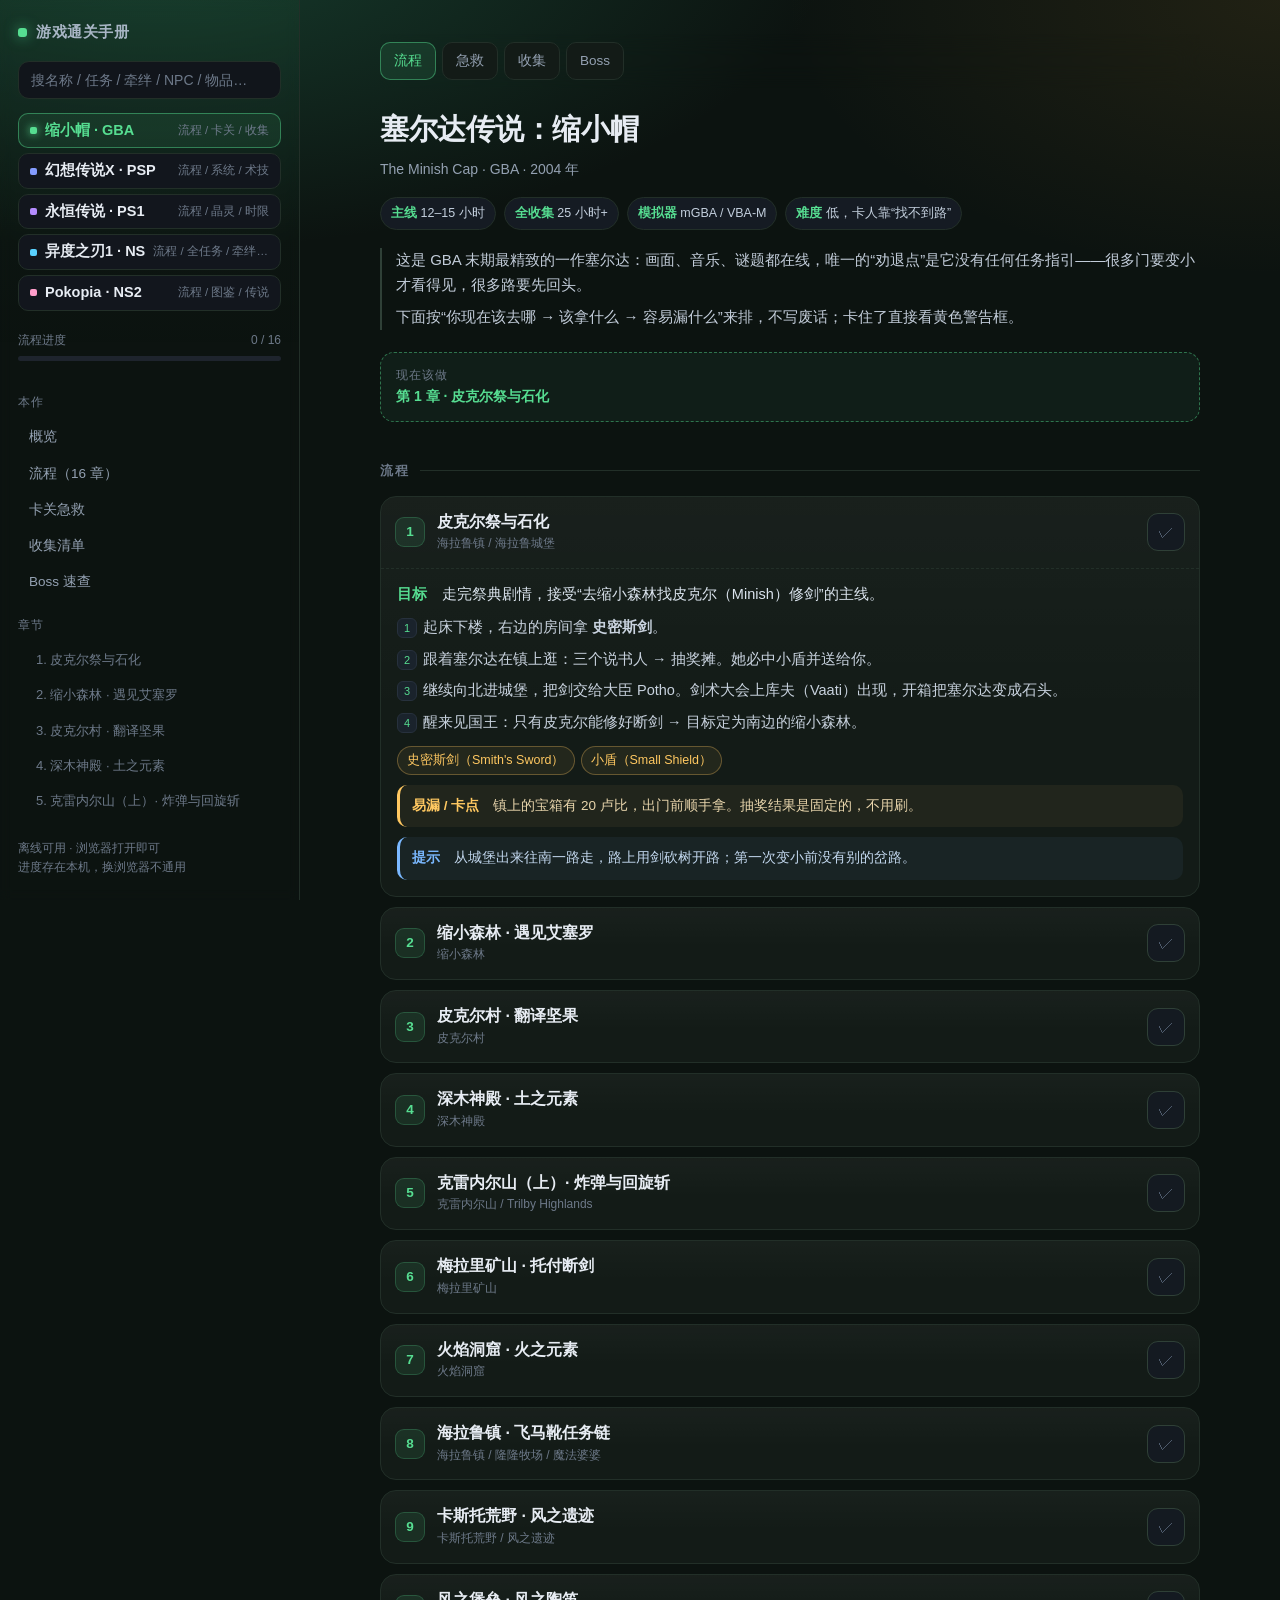
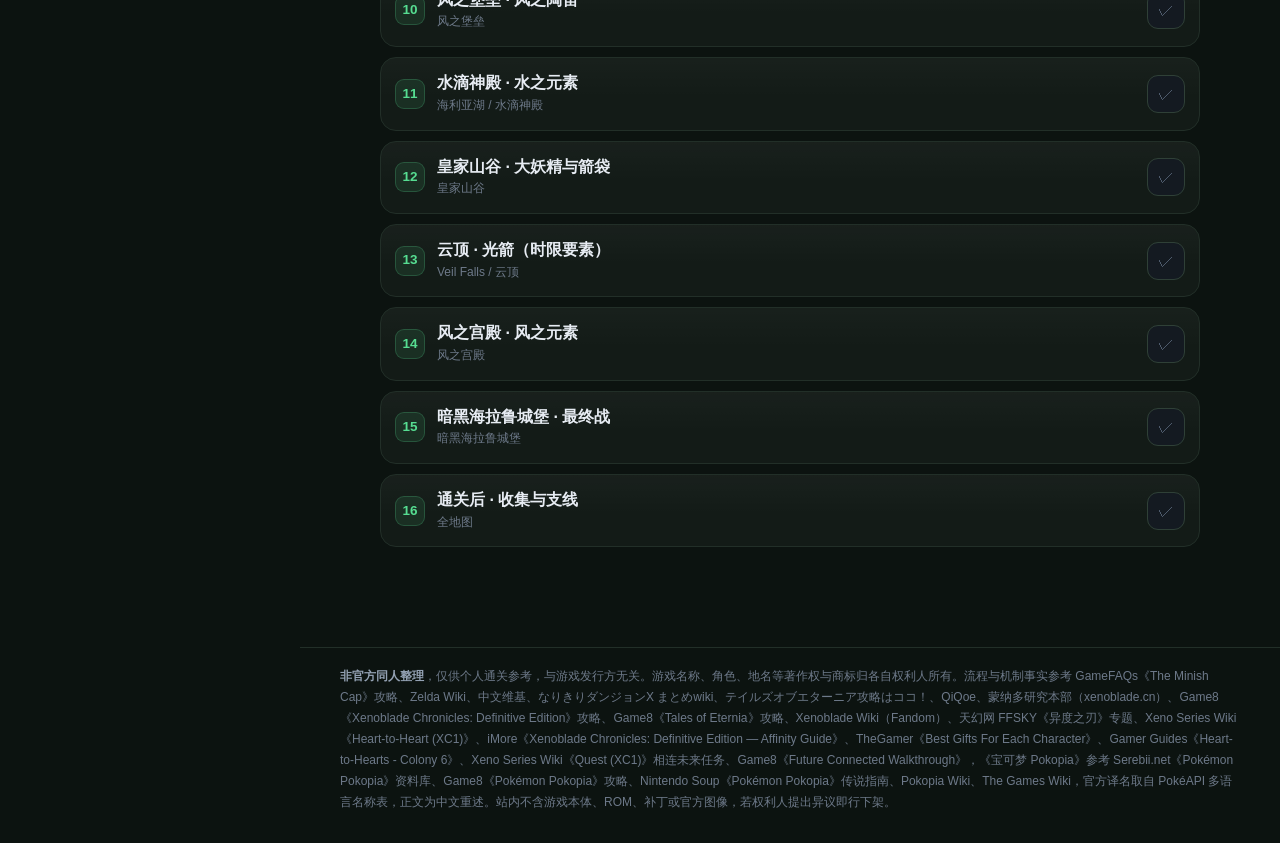
<file: index.html>
<!doctype html>
<html lang="zh-CN">
<head>
<meta charset="utf-8">
<meta name="viewport" content="width=device-width,initial-scale=1,viewport-fit=cover">
<meta name="theme-color" content="#0d0f13">
<title>游戏通关手册 · 离线边玩边查</title>
<link rel="icon" type="image/svg+xml" href="data:image/svg+xml,%3Csvg xmlns='http://www.w3.org/2000/svg' viewBox='0 0 32 32'%3E%3Crect width='32' height='32' rx='7' fill='%2310161a'/%3E%3Crect x='5' y='6' width='22' height='15' rx='2.5' fill='%2356dd91'/%3E%3Cpath d='M10.5 13.5l4 4 7-7.5' fill='none' stroke='%2310161a' stroke-width='3' stroke-linecap='round' stroke-linejoin='round'/%3E%3Crect x='7' y='24' width='7' height='2.5' rx='1.25' fill='%23849cff'/%3E%3Ccircle cx='23' cy='25.25' r='2' fill='%23ffc861'/%3E%3C/svg%3E">
<link rel="stylesheet" href="assets/themes.css?v=01c5321c00">
<link rel="stylesheet" href="assets/app.css?v=97839ff56c">
</head>
<body>
<div class="app">
  <aside class="rail">
    <div class="brand"><i></i>游戏通关手册</div>
    <div class="search"><input id="search" type="search" placeholder="搜名称 / 任务 / 牵绊 / NPC / 物品…" autocomplete="off"></div>
    <div class="gtabs" id="gtabs"></div>
    <div class="pwrap">
      <div class="ptext"><span>流程进度</span><span id="ptext">0 / 0</span></div>
      <div class="pbar"><i id="pfill"></i></div>
    </div>
    <div class="pwrap hidden" id="qpwrap">
      <div class="ptext"><span>任务进度</span><span id="qptext">0 / 0</span></div>
      <div class="pbar"><i id="qfillrail"></i></div>
    </div>
    <nav class="toc" id="toc"></nav>
    <div class="railfoot">离线可用 · 浏览器打开即可<br>进度存在本机，换浏览器不通用</div>
  </aside>
  <main class="main" id="main"></main>
  <footer class="sitefoot">
    <p><b>非官方同人整理</b>，仅供个人通关参考，与游戏发行方无关。游戏名称、角色、地名等著作权与商标归各自权利人所有。流程与机制事实参考 GameFAQs《The Minish Cap》攻略、Zelda Wiki、中文维基、なりきりダンジョンX まとめwiki、テイルズオブエターニア攻略はココ！、QiQoe、蒙纳多研究本部（xenoblade.cn）、Game8《Xenoblade Chronicles: Definitive Edition》攻略、Game8《Tales of Eternia》攻略、Xenoblade Wiki（Fandom）、天幻网 FFSKY《异度之刃》专题、Xeno Series Wiki《Heart-to-Heart (XC1)》、iMore《Xenoblade Chronicles: Definitive Edition — Affinity Guide》、TheGamer《Best Gifts For Each Character》、Gamer Guides《Heart-to-Hearts - Colony 6》、Xeno Series Wiki《Quest (XC1)》相连未来任务、Game8《Future Connected Walkthrough》，《宝可梦 Pokopia》参考 Serebii.net《Pokémon Pokopia》资料库、Game8《Pokémon Pokopia》攻略、Nintendo Soup《Pokémon Pokopia》传说指南、Pokopia Wiki、The Games Wiki，官方译名取自 PokéAPI 多语言名称表，正文为中文重述。站内不含游戏本体、ROM、补丁或官方图像，若权利人提出异议即行下架。</p>
  </footer>
</div>

<script src="games/index.js?v=c84b91ca70"></script>
<script src="games/minish.js?v=9f9f1a98af"></script>
<script src="games/topx.js?v=1f91eafa92"></script>
<script src="games/eternia.js?v=f0f1a03f9b"></script>
<script src="games/xenoblade.js?v=dfb26b25f8"></script>
<script src="games/pokopia.js?v=9dfd75a14d"></script>
<script src="assets/app.js?v=c80596ec4d"></script>
</body>
</html>
</file>
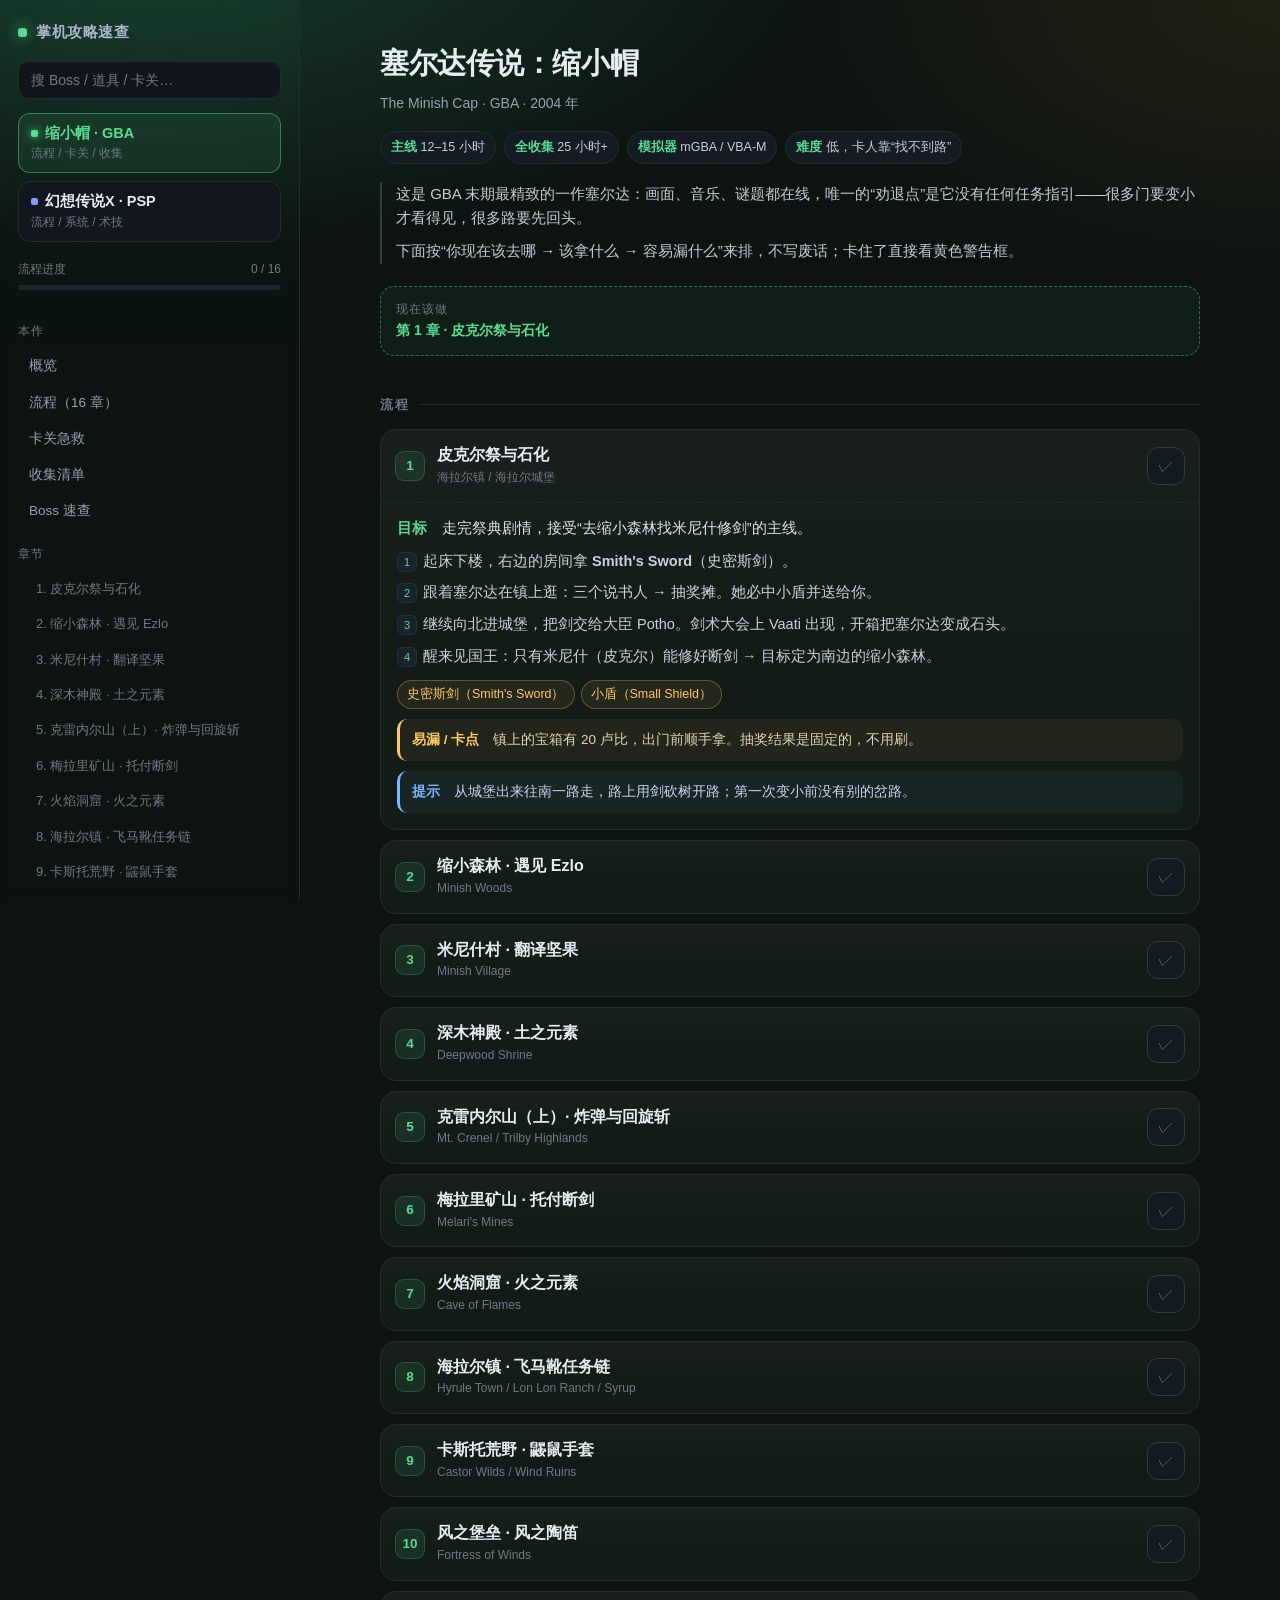
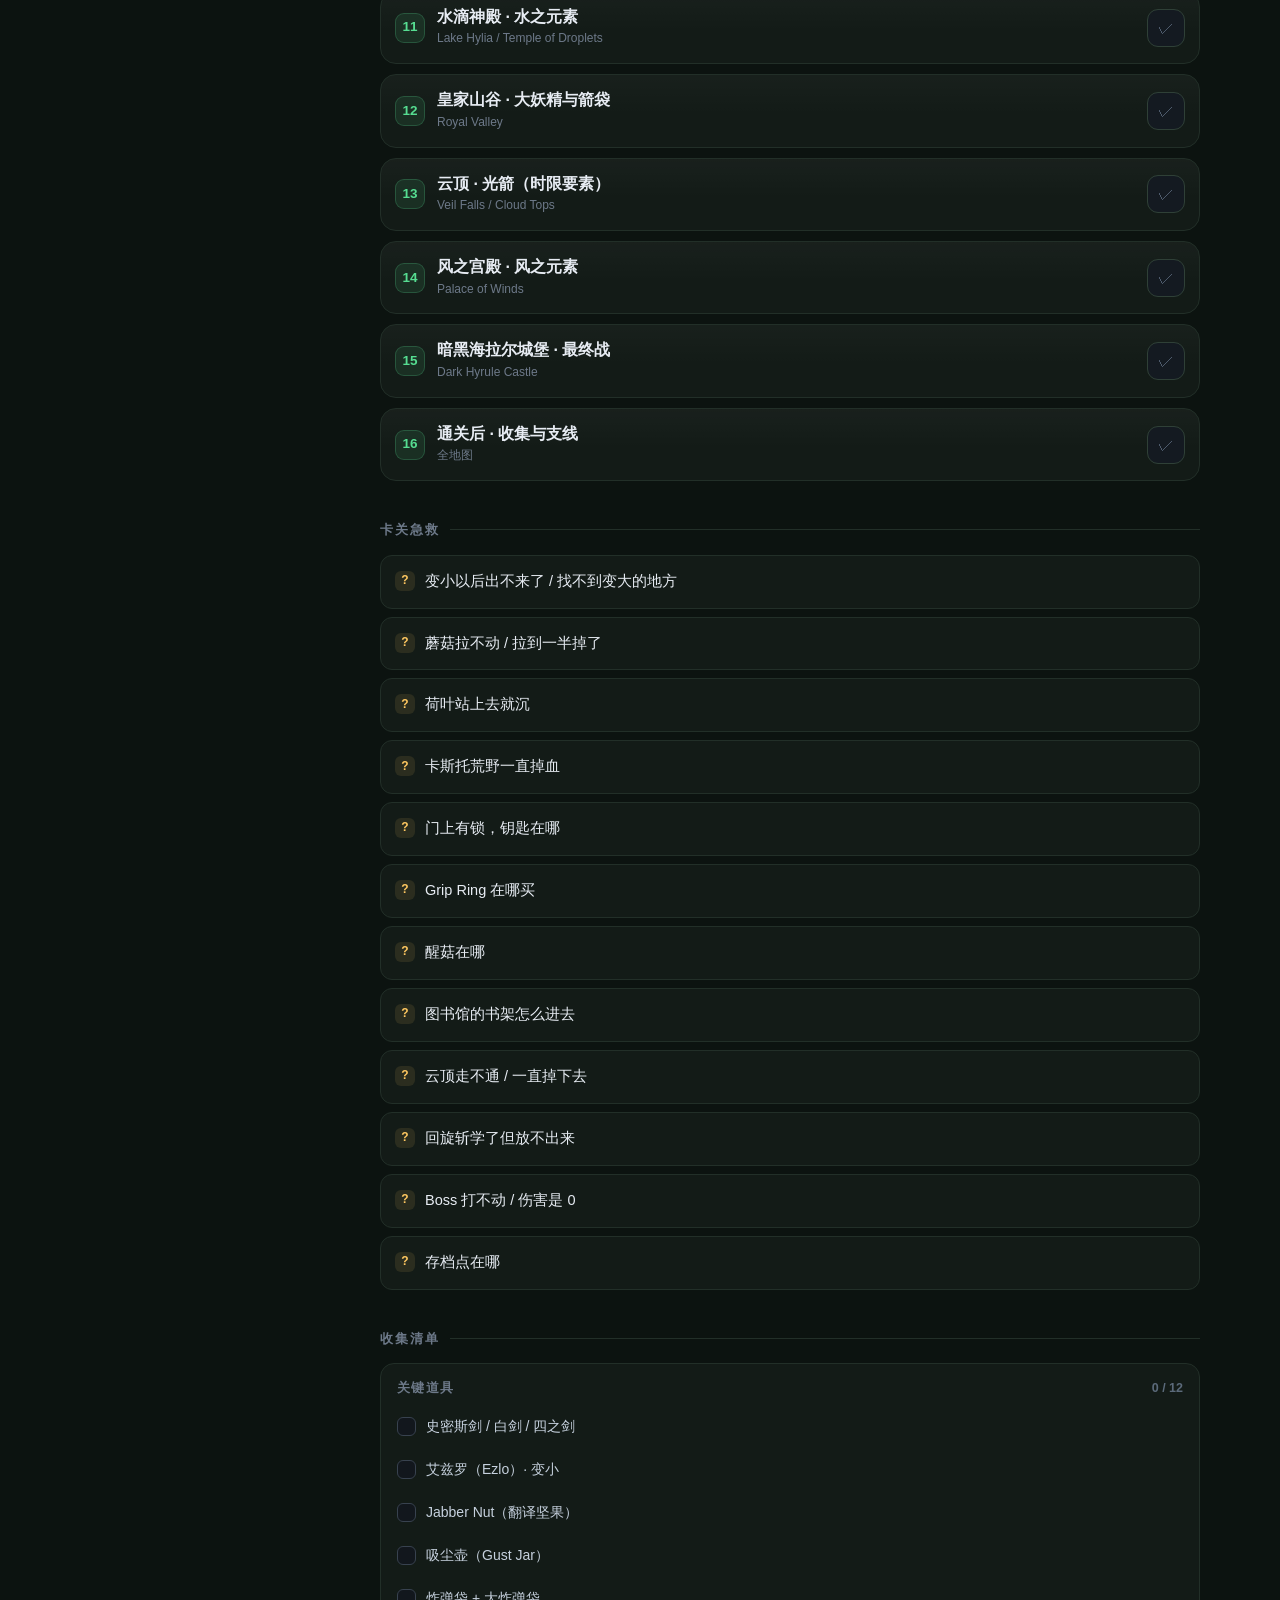
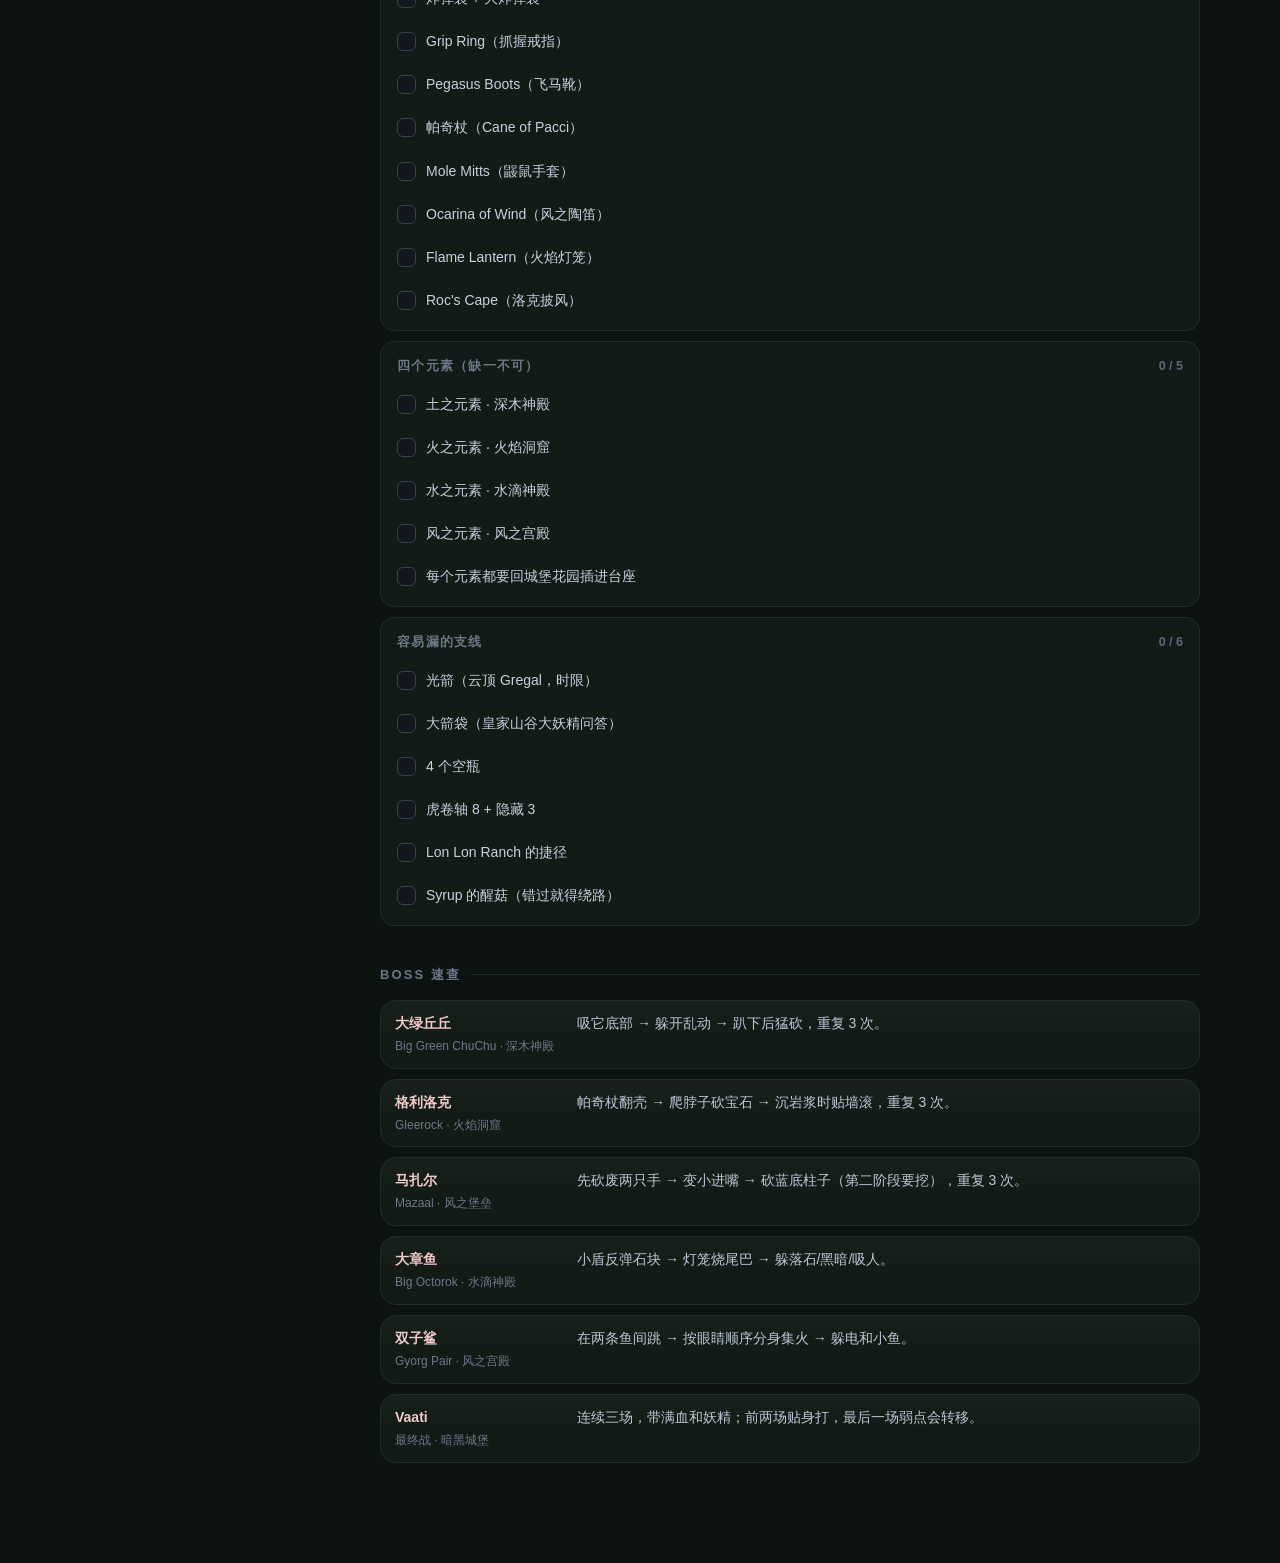
<file: retro-guide.html>
<!doctype html>
<html lang="zh-CN">
<head>
<meta charset="utf-8">
<meta name="viewport" content="width=device-width,initial-scale=1,viewport-fit=cover">
<meta name="theme-color" content="#0d0f13">
<title>掌机攻略速查 · 缩小帽 / 幻想传说X</title>
<style>
  /* ---------- 主题：默认 = 缩小帽（海拉尔绿 + 金） ---------- */
  body{
    --bg:#0c1310; --panel:#131b17; --panel2:#18211c;
    --line:#222f28; --line2:#2f4037;
    --acc:#56dd91; --acc2:#ffc861; --acc-ink:#052a1b;
    --done-title:#a7bcb0; --focus:#3d6a55;
    --glow1:rgba(38,124,90,.40); --glow2:rgba(150,112,40,.15);
    --pbar-a:#33b877; --pbar-b:#8ef0bd;
    --a04:rgba(86,221,145,.04); --a06:rgba(86,221,145,.06);
    --a09:rgba(86,221,145,.09); --a10:rgba(86,221,145,.10);
    --a12:rgba(86,221,145,.12); --a15:rgba(86,221,145,.15);
    --a22:rgba(86,221,145,.22); --a28:rgba(86,221,145,.28);
    --a45:rgba(86,221,145,.45); --a70:rgba(86,221,145,.70);
  }
  /* ---------- 主题：幻想传说 X（时空蓝 + 神枪金） ---------- */
  body[data-game="topx"]{
    --bg:#0a0c15; --panel:#131728; --panel2:#191e32;
    --line:#242a41; --line2:#323a58;
    --acc:#849cff; --acc2:#ffcf70; --acc-ink:#0a1030;
    --done-title:#a9b4d2; --focus:#4a5a9a;
    --glow1:rgba(46,62,152,.45); --glow2:rgba(118,72,168,.22);
    --pbar-a:#5a74e0; --pbar-b:#a9b8ff;
    --a04:rgba(132,156,255,.04); --a06:rgba(132,156,255,.06);
    --a09:rgba(132,156,255,.09); --a10:rgba(132,156,255,.10);
    --a12:rgba(132,156,255,.12); --a15:rgba(132,156,255,.15);
    --a22:rgba(132,156,255,.22); --a28:rgba(132,156,255,.28);
    --a45:rgba(132,156,255,.45); --a70:rgba(132,156,255,.70);
  }

  *{box-sizing:border-box;-webkit-tap-highlight-color:transparent}
  html,body{height:100%}
  body{
    margin:0;color:#e7ecf3;
    font:16px/1.65 -apple-system,BlinkMacSystemFont,"PingFang SC","Hiragino Sans GB","Microsoft YaHei","Noto Sans SC",sans-serif;
    background:
      radial-gradient(1100px 520px at 12% -8%, var(--glow1), transparent 62%),
      radial-gradient(900px 500px at 100% 0%, var(--glow2), transparent 55%),
      var(--bg);
    background-attachment:fixed;
  }
  .app{display:grid;grid-template-columns:300px minmax(0,1fr);min-height:100vh;min-height:100dvh}

  /* ---------- rail ---------- */
  .rail{
    position:sticky;top:0;height:100vh;height:100dvh;overflow:auto;
    padding:20px 18px 24px;
    border-right:1px solid var(--line);
    background:linear-gradient(180deg, var(--a04), transparent 40%);
    backdrop-filter:blur(6px);
  }
  .brand{display:flex;align-items:center;gap:9px;font-weight:700;letter-spacing:.04em;font-size:15px;color:#a9b6c6}
  .brand i{width:9px;height:9px;border-radius:3px;background:var(--acc);display:block;box-shadow:0 0 14px var(--a70)}
  .search{margin:16px 0 14px}
  .search input{
    width:100%;padding:10px 12px;border-radius:11px;border:1px solid var(--line);
    background:#11151b;color:#e7ecf3;font-size:14px;outline:none;
  }
  .search input:focus{border-color:var(--focus);box-shadow:0 0 0 3px var(--a10)}
  .search input::placeholder{color:#6d7989}

  .gtabs{display:flex;flex-direction:column;gap:8px;margin-bottom:18px}
  .gtab{
    text-align:left;padding:10px 12px;border-radius:12px;cursor:pointer;
    border:1px solid var(--line);background:#12161d;color:#94a1b2;
    font-size:14px;line-height:1.35;transition:background-color .2s,border-color .2s;
  }
  .gtab b{display:block;font-size:14.5px;color:#e7ecf3;font-weight:600}
  .gtab b::before{content:"";display:inline-block;width:7px;height:7px;border-radius:2px;margin-right:7px;vertical-align:1px;background:#56dd91}
  .gtab[data-g="topx"] b::before{background:#849cff}
  .gtab.on b::before{box-shadow:0 0 9px currentColor}
  .gtab span{font-size:12px;color:#6d7989}
  .gtab.on{border-color:var(--a45);background:var(--a09)}
  .gtab.on b{color:var(--acc)}

  .pwrap{margin:4px 0 18px}
  .ptext{display:flex;justify-content:space-between;font-size:12px;color:#6d7989;margin-bottom:6px}
  .pbar{height:5px;border-radius:99px;background:#1e242d;overflow:hidden}
  .pbar i{display:block;height:100%;width:0;border-radius:99px;background:linear-gradient(90deg,var(--pbar-a),var(--pbar-b));transition:width .3s}

  .toc{display:flex;flex-direction:column;gap:2px}
  .toc .tgroup{font-size:11.5px;letter-spacing:.12em;color:#6d7989;margin:14px 0 6px;text-transform:uppercase}
  .toc a{
    display:block;padding:6px 9px;border-radius:8px;color:#94a1b2;
    text-decoration:none;font-size:13.5px;border-left:2px solid transparent;
  }
  .toc a:hover{background:#151a21;color:#e7ecf3}
  .toc a.sub{padding-left:16px;font-size:13px;color:#6d7989}
  .toc a.sub.done{color:var(--done-title);text-decoration:line-through;opacity:.65}
  .railfoot{margin-top:22px;font-size:11.5px;color:#6d7989;line-height:1.6}

  /* ---------- main ---------- */
  .main{padding:34px 40px 90px;max-width:900px;width:100%;margin:0 auto}

  .hero h1{margin:6px 0 4px;font-size:29px;letter-spacing:-.01em}
  .hero .sub{color:#94a1b2;font-size:14px}
  .metas{display:flex;flex-wrap:wrap;gap:8px;margin:16px 0 18px}
  .meta{font-size:12.5px;color:#c3cfdd;background:#151b23;border:1px solid var(--line);padding:5px 10px;border-radius:99px}
  .meta b{color:var(--acc);font-weight:600}
  .intro{color:#c2ccd9;font-size:15px;border-left:2px solid var(--line2);padding-left:14px;margin:0 0 22px}
  .intro p{margin:0 0 8px}
  .intro p:last-child{margin:0}

  .next{
    display:flex;gap:12px;align-items:center;padding:13px 15px;margin:0 0 30px;
    border-radius:14px;border:1px dashed var(--a45);background:var(--a06);
    font-size:14px;color:#cfe0ea;
  }
  .next b{color:var(--acc)}
  .next .k{font-size:11.5px;color:#6d7989;letter-spacing:.1em}

  h2.sec{font-size:13px;letter-spacing:.16em;color:#6d7989;text-transform:uppercase;margin:38px 0 14px;display:flex;align-items:center;gap:10px}
  h2.sec::after{content:"";flex:1;height:1px;background:var(--line)}

  /* ---------- chapter ---------- */
  .card{border:1px solid var(--line);border-radius:16px;background:linear-gradient(180deg,rgba(255,255,255,.022),transparent 55%),var(--panel);margin-bottom:10px;overflow:hidden}
  .chead{display:flex;align-items:center;gap:12px;padding:14px 14px;cursor:pointer;user-select:none}
  .cnum{
    flex:none;width:30px;height:30px;border-radius:9px;display:grid;place-items:center;
    font-size:13.5px;font-weight:700;color:var(--acc);
    background:var(--a10);border:1px solid var(--a22);
  }
  .ctitle{flex:1;min-width:0}
  .ctitle h3{margin:0;font-size:16px;font-weight:600;line-height:1.35}
  .carea{display:block;font-size:12px;color:#6d7989;margin-top:2px}
  .donebtn{
    flex:none;width:38px;height:38px;border-radius:11px;cursor:pointer;
    border:1px solid var(--line2);background:#141a21;color:#4d5a6b;font-size:16px;
  }
  .donebtn:hover{border-color:var(--focus);color:var(--acc)}
  .chapter.done{border-color:var(--a28);background:linear-gradient(180deg,var(--a04),transparent 60%),var(--panel)}
  .chapter.done .cnum{background:var(--acc);color:var(--acc-ink);border-color:var(--acc)}
  .chapter.done .donebtn{color:var(--acc);border-color:var(--a45);background:var(--a12)}
  .chapter.done h3{color:var(--done-title)}

  .cbody{display:none;padding:2px 16px 16px;border-top:1px dashed var(--line)}
  .chapter.open .cbody{display:block}
  .goal{margin:12px 0 8px;font-size:14.5px;color:#dbe4ee}
  .goal b{color:var(--acc);font-weight:600}

  ol.steps{margin:8px 0 12px;padding:0;list-style:none;counter-reset:s}
  ol.steps li{position:relative;padding-left:26px;margin:7px 0;font-size:14.5px;color:#c8d2de;line-height:1.7}
  ol.steps li::before{
    counter-increment:s;content:counter(s);
    position:absolute;left:0;top:3px;width:18px;height:18px;border-radius:6px;
    display:grid;place-items:center;font-size:11px;color:var(--acc);
    background:#1a232c;border:1px solid #27313d;
  }
  .chips{display:flex;flex-wrap:wrap;gap:6px;margin:10px 0 4px}
  .chip{font-size:12.5px;padding:3px 9px;border-radius:99px;background:#1b2330;border:1px solid #2b3544;color:#a9bdd2}
  .chip.key{color:var(--acc2);border-color:rgba(255,200,97,.3);background:rgba(255,200,97,.07)}
  .jp{font-style:normal;font-size:.84em;color:#6f7b8b;letter-spacing:.01em}
  .warn,.bossbox,.tip{margin:10px 0 0;padding:10px 12px;border-radius:10px;font-size:13.5px;line-height:1.65}
  .warn{border-left:3px solid var(--acc2);background:rgba(255,200,97,.06);color:#e8d5ac}
  .bossbox{border-left:3px solid #ff8a8a;background:rgba(255,138,138,.06);color:#efc5c5}
  .tip{border-left:3px solid #7ab8ff;background:rgba(122,184,255,.06);color:#c2d7ee}
  .warn b,.bossbox b,.tip b{font-weight:700}
  .warn b{color:var(--acc2)} .bossbox b{color:#ff8a8a} .tip b{color:#7ab8ff}

  /* ---------- qa ---------- */
  details.qa{border:1px solid var(--line);border-radius:12px;background:var(--panel);margin-bottom:8px;overflow:hidden}
  details.qa summary{list-style:none;cursor:pointer;padding:14px 14px;font-size:14.5px;display:flex;gap:10px;align-items:flex-start}
  details.qa summary::-webkit-details-marker{display:none}
  details.qa summary::before{content:"?";flex:none;width:20px;height:20px;border-radius:6px;display:grid;place-items:center;font-size:12px;font-weight:700;color:var(--acc2);background:rgba(255,200,97,.1);margin-top:1px}
  details.qa p{margin:0;padding:0 16px 14px 44px;color:#b9c5d3;font-size:14px}

  /* ---------- checklist ---------- */
  .cgroup{border:1px solid var(--line);border-radius:14px;background:var(--panel);padding:6px 6px 8px;margin-bottom:10px}
  .cgroup h4{margin:8px 10px 6px;font-size:12.5px;letter-spacing:.1em;color:#6d7989;display:flex;justify-content:space-between}
  .cgroup h4 span{color:#5b6a7a;letter-spacing:0}
  .cgroup h4.full{color:var(--acc)}
  label.chk{display:flex;gap:10px;align-items:flex-start;padding:10px 10px;border-radius:9px;cursor:pointer;font-size:14px;color:#c6d1de}
  label.chk:hover{background:#181e26}
  label.chk input{
    appearance:none;flex:none;width:19px;height:19px;margin:2px 0 0;border-radius:6px;
    border:1.5px solid #38424f;background:#12171d;cursor:pointer;position:relative;
  }
  label.chk input:checked{background:var(--a15);border-color:var(--acc)}
  label.chk input:checked::after{content:"";position:absolute;left:5px;top:1.5px;width:5px;height:10px;border:solid var(--acc);border-width:0 2px 2px 0;transform:rotate(42deg)}
  label.chk input:checked ~ span{color:#6d7c88;text-decoration:line-through}

  /* ---------- boss ---------- */
  .bossrow{display:grid;grid-template-columns:170px 1fr;gap:12px;padding:11px 14px;border-bottom:1px solid var(--line);font-size:14px}
  .bossrow:last-child{border-bottom:0}
  .bossrow .bn{color:#f0c9c9;font-weight:600}
  .bossrow .bn small{display:block;color:#6d7989;font-weight:400;font-size:12px;margin-top:2px}
  .bossrow .bt{color:#bcc8d6}

  .hidden{display:none !important}
  .nores{padding:24px;text-align:center;color:#6d7989;font-size:14px}

  @media (max-width:880px){
    .app{grid-template-columns:1fr}
    .rail{position:static;height:auto;border-right:0;border-bottom:1px solid var(--line);padding:14px 14px 12px}
    .brand{font-size:13px}
    .gtabs{flex-direction:row;margin-bottom:12px}
    .gtab{flex:1;padding:9px 10px}
    .gtab b{font-size:13px}
    .pwrap{margin-bottom:12px}
    .toc{display:none}
    .railfoot{display:none}
    .main{padding:22px 16px 80px;max-width:none}
    .hero h1{font-size:24px}
    .bossrow{grid-template-columns:1fr;gap:4px}
  }
</style>
</head>
<body>
<div class="app">
  <aside class="rail">
    <div class="brand"><i></i>掌机攻略速查</div>
    <div class="search"><input id="search" type="search" placeholder="搜 Boss / 道具 / 卡关…" autocomplete="off"></div>
    <div class="gtabs" id="gtabs"></div>
    <div class="pwrap">
      <div class="ptext"><span>流程进度</span><span id="ptext">0 / 0</span></div>
      <div class="pbar"><i id="pfill"></i></div>
    </div>
    <nav class="toc" id="toc"></nav>
    <div class="railfoot">离线可用 · 浏览器打开即可<br>进度存在本机，换浏览器不通用</div>
  </aside>
  <main class="main" id="main"></main>
</div>

<script>
/* =========================================================
   数据
   ========================================================= */
const GAMES = [
{
  id:"minish",
  title:"塞尔达传说：缩小帽",
  sub:"The Minish Cap · GBA · 2004 年",
  short:"缩小帽 · GBA",
  metas:["<b>主线</b> 12–15 小时","<b>全收集</b> 25 小时+","<b>模拟器</b> mGBA / VBA-M","<b>难度</b> 低，卡人靠“找不到路”"],
  intro:[
    "这是 GBA 末期最精致的一作塞尔达：画面、音乐、谜题都在线，唯一的“劝退点”是它没有任何任务指引——很多门要变小才看得见，很多路要先回头。",
    "下面按“你现在该去哪 → 该拿什么 → 容易漏什么”来排，不写废话；卡住了直接看黄色警告框。"
  ],
  chapters:[
    {id:"c1",n:1,title:"皮克尔祭与石化",area:"海拉尔镇 / 海拉尔城堡",
     goal:"走完祭典剧情，接受“去缩小森林找米尼什修剑”的主线。",
     steps:[
       "起床下楼，右边的房间拿 <b>Smith's Sword</b>（史密斯剑）。",
       "跟着塞尔达在镇上逛：三个说书人 → 抽奖摊。她必中小盾并送给你。",
       "继续向北进城堡，把剑交给大臣 Potho。剑术大会上 Vaati 出现，开箱把塞尔达变成石头。",
       "醒来见国王：只有米尼什（皮克尔）能修好断剑 → 目标定为南边的缩小森林。"
     ],
     items:["史密斯剑（Smith's Sword）","小盾（Small Shield）"],
     warn:["镇上的宝箱有 20 卢比，出门前顺手拿。抽奖结果是固定的，不用刷。"],
     tip:"从城堡出来往南一路走，路上用剑砍树开路；第一次变小前没有别的岔路。"},

    {id:"c2",n:2,title:"缩小森林 · 遇见 Ezlo",area:"Minish Woods",
     goal:"找到帽子 Ezlo，学会“变小”。",
     steps:[
       "出城向南 → 向东 → 向南，过桥进入缩小森林。",
       "听到呼救，清掉围住帽子的两只 Octorok，救下 <b>Ezlo</b>（被 Vaati 诅咒的米尼什）。",
       "回到树桩（stump），站上去按 <b>R</b> 变小。",
       "变小后走倒下的树干 → 靠荷叶当船过水 → 到达米尼什村。"
     ],
     items:["艾兹罗（Ezlo，帽子）"],
     warn:["变小后不能游泳，荷叶就是船。掉水里会回到岸边，别硬跳。"],
     tip:"变小以后视角完全变了：很多“墙缝”其实是路，走不通就贴着墙找缝隙。"},

    {id:"c3",n:3,title:"米尼什村 · 翻译坚果",area:"Minish Village",
     goal:"学会米尼什语，拿到第一个迷宫的位置。",
     steps:[
       "村里人只会说“ピコピコ”，先去北边的房子找 Festari。",
       "到南边过桥、下梯子进木桶屋，推开箱子，吃下 <b>Jabber Nut</b>（翻译坚果）。",
       "回村再对话，文本变成人话；长老 Gentari 在地图上标出四元素的位置。",
       "从 Festari 家后面的墙缝进入 <b>深木神殿</b>。"
     ],
     items:["翻译坚果（Jabber Nut）","地图标记（四元素）"],
     warn:["木桶屋的箱子往左推还是往右推都行，但一定要吃坚果，否则后面所有NPC对话都是乱码。"],
     tip:"进神殿前可以先变大，去拿神殿外侧和 Festari 屋右侧木板尽头的心之碎片。"},

    {id:"c4",n:4,title:"深木神殿 · 土之元素",area:"Deepwood Shrine",
     goal:"拿到吸尘壶，打过第一个 Boss，收土之元素。",
     steps:[
       "入口三座石像：把最近的一座推向右边。",
       "四个开关踩亮 → 拿小钥匙 → 开锁门。",
       "蘑菇轨道：按住 <b>R</b> 抓住蘑菇，沿轨道走到底再松手。",
       "木桶里用壶吸掉蜘蛛网掉下去；荷叶要先用壶吸住再推。",
       "拿到大钥匙后回入口，吸掉左边蜘蛛网上去拿东西，再从右边打 Boss。"
     ],
     items:["吸尘壶（Gust Jar）","地图","指南针","心之碎片 ×3（神殿内外）"],
     boss:{name:"大绿丘丘 Big Green ChuChu",
       tip:"用壶吸它的底部，它会抬头乱动，这时躲开；它趴下后猛砍。重复 3 次。它跳起来压人时翻滚躲。"},
     warn:["吸尘壶能吸掉 Puffstool 的孢子，让原本无敌的它们可打；很多开关藏在灰尘下面，吸干净才看得见。"],
     tip:"拿到壶之后回头清一遍本层：灰尘下的开关会开出额外的宝箱和传送点。"},

    {id:"c5",n:5,title:"克雷内尔山（上）· 炸弹与回旋斩",area:"Mt. Crenel / Trilby Highlands",
     goal:"凑齐上山的三件套：炸弹、空瓶、抓握戒指。",
     steps:[
       "回米尼什村的蘑菇屋拿 <b>炸弹袋</b>，变大后炸开岩石往北。",
       "在屋顶有小鸡的房子学 <b>回旋斩</b>（长按攻击键蓄力再放），然后给西北的守卫演示，才能通行。",
       "Trilby Highlands 找 Business Scrub 买 <b>空瓶</b>（20 卢比）。",
       "用瓶子装水浇那株“没长大的植物”，爬藤上到山腰。",
       "山腰的 Business Scrub 卖 <b>Grip Ring</b>（40 卢比，能爬藤和岩壁）——不买就上不去。",
       "瀑布洞里往妖精池扔炸弹，妖精问“金炸弹还是银炸弹”时答“都不是”，得 <b>大炸弹袋</b>。"
     ],
     items:["炸弹袋","空瓶","抓握戒指（Grip Ring）","大炸弹袋","回旋斩"],
     warn:["Grip Ring 是硬门槛，钱不够就在山上打 Tektite 刷卢比；别把钱花在药水上。"],
     tip:"学会回旋斩后回镇上找 Swiftblade，还能继续学后面的剑技（见“收集”页）。"},

    {id:"c6",n:6,title:"梅拉里矿山 · 托付断剑",area:"Melari's Mines",
     goal:"找到铁匠 Melari，把断剑交给他，问出火元素的位置。",
     steps:[
       "从山腰进洞，变小走米尼什小路，一路到 Melari's Mines。",
       "把断掉的皮克尔之剑交给铁匠 <b>Melari</b>（修好要时间，当场不给你）。",
       "他告诉你火元素在“人类挖的矿洞”里 → 出口就在旁边。"
     ],
     items:["断剑（已交付）"],
     warn:["矿山里那段米尼什小路回程时打不了怪，去的时候先把沿路的怪清了、宝箱拿了。"],
     tip:"这期间你用的还是史密斯剑，攻击力偏低——打 Boss 前先去妖精池补满血。"},

    {id:"c7",n:7,title:"火焰洞窟 · 火之元素",area:"Cave of Flames",
     goal:"拿帕奇杖，打火之元素。",
     steps:[
       "洞口炸开岩石进去；用炸弹或抓起 Bob-omb 炸墙。",
       "中段有会下沉的平台，先清怪再跳。",
       "变小走米尼什门绕到上层，再变大。",
       "终点前用帕奇杖翻起“洞”，借弹力上高台。",
       "打完 Boss 回 Melari 那里，剑已修好 → 得 <b>White Sword</b>（白剑）。"
     ],
     items:["帕奇杖（Cane of Pacci）","白剑（White Sword）","地图","指南针"],
     boss:{name:"格利洛克 Gleerock",
       tip:"翻滚绕到它侧面，用帕奇杖翻它的壳，爬上脖子砍背上的宝石。它沉进岩浆时立刻贴墙翻滚躲落石。重复 3 次。"},
     warn:["岩浆区掉下去很疼，宁可慢；帕奇杖不只翻敌人，也能翻地上的洞把你弹上去。"],
     tip:"帕奇杖对“朝上的洞”用会把你弹起来，这是后面很多高台的唯一上法。拿到白剑后，去城堡花园的台座把土/火两个元素插进剑里——每收一个元素都要回来插一次。"},

    {id:"c8",n:8,title:"海拉尔镇 · 飞马靴任务链",area:"Hyrule Town / Lon Lon Ranch / Syrup",
     goal:"拿到飞马靴——没有它进不了卡斯托荒野。",
     steps:[
       "鞋店（门口一只大鞋）里 Rem 睡着了；从倒扣的罐子旁变小上二楼。",
       "米尼什说需要“醒菇”，并在地图上标出 Syrup 的小屋。",
       "先去 <b>Lon Lon Ranch</b>：变小从左侧米尼什门进，变大后打碎右上角的罐子拿钥匙，交给 Talon，开通去 Lake Hylia 的近路。",
       "从农场穿过屋子走到 Syrup 家，拿 <b>醒菇</b>。",
       "回来给 Rem 闻，得 <b>Pegasus Boots</b>（飞马靴）。"
     ],
     items:["Pegasus Boots","Lon Lon Ranch 近路"],
     warn:["这段是全游戏最容易断线的地方：钥匙在罐子里，不在桌上；醒菇必须先开通农场近路才顺路。"],
     tip:"飞马靴按住奔跑键可以撞碎岩石、冲过沼泽，后面很多“跑不过去”的地方都是它。"},

    {id:"c9",n:9,title:"卡斯托荒野 · 鼹鼠手套",area:"Castor Wilds / Wind Ruins",
     goal:"穿过沼泽和风之遗迹，拿到挖地能力。",
     steps:[
       "用飞马靴一路冲过沼泽，别停——站久了会陷下去掉血。",
       "风之遗迹里用飞马靴撞开挡路的石块。",
       "深处炸开骷髅之间的墙，拿 <b>Mole Mitts</b>（鼹鼠手套）。"
     ],
     items:["鼹鼠手套（Mole Mitts）"],
     warn:["沼泽里被怪缠住就会停，先清怪再冲；鼹鼠手套拿到后，很多“挖不动的土堆”都变成路了。"],
     tip:"有了鼹鼠手套，回前面的地图挖土墙，能开不少之前进不去的洞。"},

    {id:"c10",n:10,title:"风之堡垒 · 风之陶笛",area:"Fortress of Winds",
     goal:"打过 Mazaal，拿到随时传送的陶笛。",
     steps:[
       "堡垒内部大量用鼹鼠手套挖地找路。",
       "拿大钥匙前先走右侧的坑，别急着跳崖。",
       "打完 Boss 后往北调查墓碑，得 <b>Ocarina of Wind</b>（风之陶笛）。"
     ],
     items:["风之陶笛（Ocarina of Wind）"],
     boss:{name:"马扎尔 Mazaal",
       tip:"躲开拍击和抓取（抓右手就往左躲，反之亦然）。趁空隙射/砍它的一只手，砍废一只再砍另一只，头会垂下来；变小钻进嘴里，砍“底下是蓝色”的柱子。第二阶段要在嘴里挖地找柱子。重复 3 次。"},
     warn:["第二阶段它会用缩小光线，被打中变小后去左上/右上角可以变回来，别慌。"],
     tip:"风之陶笛可以直接传送回走过的地点，后面跑图全靠它，先记住几个常用点。"},

    {id:"c11",n:11,title:"水滴神殿 · 水之元素",area:"Lake Hylia / Temple of Droplets",
     goal:"拿火焰灯笼，打水之元素。",
     steps:[
       "用陶笛传到 Lake Hylia，变小进蘑菇屋，得知 Librari 在海拉尔镇图书馆。",
       "去图书馆，从二楼天台对着罐子变小，钻进书架间的小洞。",
       "回湖，进 <b>水滴神殿</b>；里面大量冰面和黑暗区域。",
       "打掉小 Boss 大蓝丘丘，拿 <b>Flame Lantern</b>（火焰灯笼）。",
       "有了灯再回头烧冰，开之前打不开的冷冻宝箱。"
     ],
     items:["火焰灯笼（Flame Lantern）","地图","指南针"],
     boss:{name:"大章鱼 Big Octorok",
       tip:"先举小盾把它吐的大块弹回去，直到房间结冰；用灯笼烧它的尾巴。之后它会撞墙落石（翻滚躲）、关灯（开灯笼）、吸人（往反方向翻滚）。"},
     warn:["没拿到灯笼之前，神殿里很多地方是“看得见走不了”，别死磕；先推主线拿灯。"],
     tip:"冰冻的宝箱里是 100 卢比，拿到灯记得回来开。"},

    {id:"c12",n:12,title:"皇家山谷 · 大妖精与箭袋",area:"Royal Valley",
     goal:"拿大箭袋，为云顶和风之宫殿做准备。",
     steps:[
       "全程带着火焰灯笼，山谷里很黑。",
       "先打一只 Ghini（它吸心之前砍它），再在两座门柱之间炸墙。",
       "大妖精会问 6 个问题，按顺序答：<b>是 / 否 / 否 / 是 / 否 / 否</b>。",
       "答对得 <b>大箭袋</b>（箭上限提升）。",
       "继续往北，进入 Veil Falls 方向。"
     ],
     items:["大箭袋"],
     warn:["答案顺序：<b>是 / 否 / 否 / 是 / 否 / 否</b>。要否定的是：第一元素不是火（是土）、爷爷不叫 Smee、坚果不叫 Blabber Nut、国王的袍子不是白色；要肯定的是：Melari 有七个徒弟。答错可以重来。"],
     tip:"山谷里的 Gibdo 要用灯笼烧掉绷带才打得动。"},

    {id:"c13",n:13,title:"云顶 · 光箭（时限要素）",area:"Veil Falls / Cloud Tops",
     goal:"上云顶，把“过了就没了”的支线先做掉。",
     steps:[
       "从 Veil Falls 变小，走云上的路；云层可以挖开找洞。",
       "遇到 Lakitu，先用壶吸掉它的云再打。",
       "云顶的 Gregal 相关支线要先做：完成融合他才会给你 <b>光箭</b>。"
     ],
     items:["光箭（Light Arrow）"],
     warn:["这是全游戏最典型的时限要素：Gregal 的支线拖太久他会死，光箭就永久拿不到了。上云顶第一件事就是找他。"],
     tip:"云顶上很多平台要靠挖云 + 旋涡跳，慢慢试，别以为走错了。"},

    {id:"c14",n:14,title:"风之宫殿 · 风之元素",area:"Palace of Winds",
     goal:"拿洛克披风，集齐第四个元素。",
     steps:[
       "从云顶的旋涡进宫殿。",
       "中段连打三波 Wizzrobe，打完出现 <b>Roc's Cape</b>（洛克披风，可滑翔）。",
       "大量风扇、滚刺、分身踩开关的房间；风扇停的间隙再走。",
       "Boss 是双子，要在两条鱼之间跳来跳去。"
     ],
     items:["洛克披风（Roc's Cape）","心之容器"],
     boss:{name:"GYORG PAIR（双子鲨）",
       tip:"先跳到蓝鱼背上，等红鱼靠近再跳过去；按眼睛亮起的顺序分身，一起砍眼睛。鱼身会放电和放小鱼，血少时优先躲。"},
     warn:["披风滑翔是有距离限制的，起跳点要站在最高处；风扇房等风扇停再走，硬冲会被吹下去。"],
     tip:"四元素齐了，回城堡花园把剑插回台座，合成四之剑。"},

    {id:"c15",n:15,title:"暗黑海拉尔城堡 · 最终战",area:"Dark Hyrule Castle",
     goal:"合成四之剑，救国王，打 Vaati。",
     steps:[
       "回城堡花园，把白剑插回台座 → 合成 <b>Four Sword</b>（四之剑）。",
       "进城后先救国王（变小从牢房的小门出去，踩开关）。",
       "拿到小钥匙，打开圣所南边的锁门。",
       "最终战是连续三场，中间没有补给。"
     ],
     items:["四之剑（Four Sword）"],
     warn:["进场前回满血、瓶子里装妖精；城堡里有存档点，先存再进最终战。"],
     tip:"三连战里前两场靠贴身输出和躲弹幕，最后一场弱点会转移，血线低就先躲。带两个妖精基本能过。"},

    {id:"c16",n:16,title:"通关后 · 收集与支线",area:"全地图",
     goal:"把“一周目错过就没了”的东西补完。",
     steps:[
       "<b>心之碎片</b>：4 个换 1 颗心，大部分在“变小才到得了”的地方。",
       "<b>虎卷轴（剑技）</b>：8 位师傅 + 3 位隐藏师傅，按顺序学（回旋斩 → 翻滚斩 → 破岩斩 → 下突 → 大回旋）。",
       "<b>空瓶</b>：一共 4 个，商店、支线、碎石融合各有一个。",
       "<b>碎石融合</b>：跟头顶冒气泡的 NPC 拼碎片，会开出宝箱、豆茎、瀑布暗道。",
       "<b>手办</b>：镇上的手办屋，用神秘贝壳抽。"
     ],
     items:["心之碎片","虎卷轴","空瓶 ×4","碎石融合","手办"],
     warn:["碎石融合有随机性，同一个人可能给不同结果；想全收集就多跟每个人拼。"],
     tip:"通关存档可以继续玩，收集不受影响。"}
  ],
  qa:[
    {q:"变小以后出不来了 / 找不到变大的地方",a:"站回树桩按 R 变大。地图上的树桩、倒扣的罐子、特定的岩石都能变大，别在迷宫里乱找。米尼什的小门只有小体型能进。"},
    {q:"蘑菇拉不动 / 拉到一半掉了",a:"按住 R 不要松，用方向键走；到轨道尽头再松手。中途松手蘑菇会弹回去。"},
    {q:"荷叶站上去就沉",a:"先用吸尘壶把荷叶吸住，再推着走；别站在荷叶边缘。水对米尼什来说就是海，掉下去会回岸。"},
    {q:"卡斯托荒野一直掉血",a:"用飞马靴一路冲过去，不要停。被怪缠住就会停下来陷进去。"},
    {q:"门上有锁，钥匙在哪",a:"小钥匙一定在同一层，找“锁孔在中间”的门先开；大钥匙通常在迷宫后半段，拿到后回入口开大门。"},
    {q:"Grip Ring 在哪买",a:"克雷内尔山腰的 Business Scrub，40 卢比。没买就爬不上最后那段岩壁。"},
    {q:"醒菇在哪",a:"Syrup 的小屋。走 Lon Lon Ranch 的近路最快：先变小进农场左侧米尼什门，变大后打碎右上角罐子拿钥匙给 Talon。"},
    {q:"图书馆的书架怎么进去",a:"上二楼天台，对着罐子旁边变小，从墙上的小洞钻进书架区。"},
    {q:"云顶走不通 / 一直掉下去",a:"云层可以挖开，用剑或手挖出洞再跳；看到旋涡就跳进去换平台。"},
    {q:"回旋斩学了但放不出来",a:"长按攻击键蓄力，剑发光后松开。学会后回镇上找 Swiftblade 还能继续学下一招。"},
    {q:"Boss 打不动 / 伤害是 0",a:"这游戏的 Boss 都有“机制期”：先破防（吸、翻、弹、烧），再输出。硬砍不掉血就是还没破防。"},
    {q:"存档点在哪",a:"地图上的鸟形石就是存档点，进迷宫前、打 Boss 前各存一次。掌机上用即时存档更稳。"}
  ],
  checks:[
    {t:"关键道具",items:[
      "史密斯剑 / 白剑 / 四之剑",
      "艾兹罗（Ezlo）· 变小",
      "Jabber Nut（翻译坚果）",
      "吸尘壶（Gust Jar）",
      "炸弹袋 + 大炸弹袋",
      "Grip Ring（抓握戒指）",
      "Pegasus Boots（飞马靴）",
      "帕奇杖（Cane of Pacci）",
      "Mole Mitts（鼹鼠手套）",
      "Ocarina of Wind（风之陶笛）",
      "Flame Lantern（火焰灯笼）",
      "Roc's Cape（洛克披风）"
    ]},
    {t:"四个元素（缺一不可）",items:[
      "土之元素 · 深木神殿",
      "火之元素 · 火焰洞窟",
      "水之元素 · 水滴神殿",
      "风之元素 · 风之宫殿",
      "每个元素都要回城堡花园插进台座"
    ]},
    {t:"容易漏的支线",items:[
      "光箭（云顶 Gregal，时限）",
      "大箭袋（皇家山谷大妖精问答）",
      "4 个空瓶",
      "虎卷轴 8 + 隐藏 3",
      "Lon Lon Ranch 的捷径",
      "Syrup 的醒菇（错过就得绕路）"
    ]}
  ],
  bosses:[
    {n:"大绿丘丘",s:"Big Green ChuChu · 深木神殿",t:"吸它底部 → 躲开乱动 → 趴下后猛砍，重复 3 次。"},
    {n:"格利洛克",s:"Gleerock · 火焰洞窟",t:"帕奇杖翻壳 → 爬脖子砍宝石 → 沉岩浆时贴墙滚，重复 3 次。"},
    {n:"马扎尔",s:"Mazaal · 风之堡垒",t:"先砍废两只手 → 变小进嘴 → 砍蓝底柱子（第二阶段要挖），重复 3 次。"},
    {n:"大章鱼",s:"Big Octorok · 水滴神殿",t:"小盾反弹石块 → 灯笼烧尾巴 → 躲落石/黑暗/吸人。"},
    {n:"双子鲨",s:"Gyorg Pair · 风之宫殿",t:"在两条鱼间跳 → 按眼睛顺序分身集火 → 躲电和小鱼。"},
    {n:"Vaati",s:"最终战 · 暗黑城堡",t:"连续三场，带满血和妖精；前两场贴身打，最后一场弱点会转移。"}
  ]
},
{
  id:"topx",
  title:"幻想传说 X（Cross Edition）",
  sub:"PSP · 2010 年 · 收录于《换装迷宫 X》，日版原名 テイルズ オブ ファンタジア クロスエディション",
  short:"幻想传说X · PSP",
  metas:["<b>主线</b> 30–40 小时","<b>语言</b> 中文（CHS 汉化版）","<b>战斗</b> LMBS 线性动作","<b>队伍</b> 本作最多 5 人"],
  intro:[
    "这是 2010 年 PSP《换装迷宫 X》里附带的《幻想传说》重制版（Cross Edition）：全语音、新增术技与剧情、队伍扩到 5 人，但攻略几乎只有日文 wiki，中文资料又散又少。",
    "下面按实际推进顺序分章：人物、地点、道具、术技一律用汉化版的中文译名，后面用灰色小字附日文原名（只在需要对着 wiki 查数值时才看它）。"
  ],
  chapters:[
    {id:"t1",n:1,title:"托蒂斯村（现代）· 四个时限支线",area:"托蒂斯村（トーティス村）",
     goal:"把村里所有“过了这村没这店”的支线清完，再往南走。",
     steps:[
       "序章是祖先 4 人打达奥斯（<i class='jp'>ダオス</i>），看完进正篇；切斯特（<i class='jp'>チェスター</i>）加入后可自由行动。",
       "回克雷斯（<i class='jp'>クレス</i>）家 2F，走到母亲玛利亚（<i class='jp'>マリア</i>）身边，触发兄弟谈心。",
       "切斯特家 2F 找妹妹阿米（<i class='jp'>アミィ</i>），拿吉祥物（<i class='jp'>マスコット</i>）和苹果软糖；1F 吃麻婆咖喱（<i class='jp'>マーボーカレー</i>）可 HP/TP 全回。",
       "宿屋奶奶委托：把婴猴摆件（<i class='jp'>ブッシュベイビー</i>）推到走廊尽头。想多拿东西就<b>先推摆件再跟奶奶说话</b>（否则只有 10 加尔德）。",
       "去道具屋拿苹果，交给阿米 → 切斯特称号「温柔的哥哥」（<i class='jp'>やさしいあにき</i>）。"
     ],
     items:["吉祥物（マスコット）","苹果软糖","苹果","称号 温柔的哥哥"],
     warn:["这四条全是时限事件，离开村子就永久消失。宁可多花十分钟，也别急着走。"],
     tip:"世界地图可以刷经验和钱；但此时往北会被切斯特拦住，去不了尤克里德。"},

    {id:"t2",n:2,title:"南之森 → 尤克里德山道 → 尤克里德之都",area:"南之森 / 尤克里德（ユークリッド）",
     goal:"打完野猪，学会唯一的料理，进都城。",
     steps:[
       "村南森林追野猪，走到枯树旁开战：<b>波亚 1 只 + 小波亚 3 只</b>（<i class='jp'>ボア／ボアチャイルド</i>），打倒大只的就结束。",
       "森里两个宝箱：<b>必须两个都拿完再切画面</b>，否则另一个消失（苹果软糖 / 生命瓶）。",
       "回村，剑术道场前有事件；道场 2F 暖炉里有 <b>骑士军刀</b>（<i class='jp'>ナイツサーベル</i>，本作不会像 PS 版那样被没收）。",
       "北上尤克里德山道：铜像按住 ○ + 方向键推拉；北路遇敌率高但有好东西。",
       "到都城先找厨师学 <b>卷心菜卷</b>（<i class='jp'>ロールキャベツ</i>）——全游戏只有这里能学。",
       "西北伯父家进门、和伯父说话并休息，推进剧情。"
     ],
     items:["骑士军刀","料理 卷心菜卷","生命瓶"],
     warn:["料理「卷心菜卷」只有此处可得；错过就永久没有。"],
     boss:{name:"波亚（野猪）",tip:"优先打大只的，小只会一直骚扰；大只倒下即结束战斗。"}},

    {id:"t3",n:3,title:"地下牢～地下水路（敏特加入）",area:"尤克里德地下（ユークリッド地下牢）",
     goal:"越狱，救出敏特，别漏宝箱。",
     steps:[
       "调查牢房墙上的洞，等大约 10 秒；跟着女人的声音逃出去。",
       "捡 <b>长剑</b>（<i class='jp'>ロングソード</i>）装备；右边的牢房里有敏特（<i class='jp'>ミント</i>）→ <b>敏特加入</b>。",
       "用 <b>战斧</b>（<i class='jp'>バトルアクス</i>）撬开地下水路入口（这把斧头必定会坏，别心疼）。",
       "深处打 <b>克雷迪蒙</b>（<i class='jp'>クレイデーモン</i>），被夺走的装备全部归还。"
     ],
     items:["长剑","战斧","细剑","敏特加入"],
     warn:["一出到地面，这个迷宫永久关闭。宝箱拿完再走：1000 加尔德、苹果软糖×2、木盾、香草（<i class='jp'>セボリー</i>）、细剑、柠檬软糖。"],
     boss:{name:"克雷迪蒙",tip:"正常打法即可；打完拿回全部装备，记得重新穿上。"}},

    {id:"t4",n:4,title:"莫里森家 → 地下墓地 → 回到过去",area:"莫里森家 / 地下墓地（モリスンの家／地下墓地）",
     goal:"学会第一个奥义，穿过墓地进入过去篇。",
     steps:[
       "和切斯特合流，入口有行商人；先学料理 <b>茶碗蒸</b>（<i class='jp'>ちゃわんむし</i>）。",
       "进墓地后<b>立刻往右走</b>触发事件，克雷斯习得奥义 <b>魔神飞燕脚</b>（<i class='jp'>魔神飛燕脚</i>）。",
       "沿路棺材都调查一下，会跳出木乃伊，掉各种道具，值得清。",
       "石像区：右起<b>第 2 尊</b>背后有道具。",
       "打倒哥雷姆（<i class='jp'>ゴーレム</i>）并把它推到开关上压住 → 得 <b>亡灵红宝石</b>（<i class='jp'>レイスルビー</i>），用它开门。",
       "最后存档点之后，会被哥雷姆×2 夹击开局；深处事件后转入过去篇。"
     ],
     items:["魔神飞燕脚","亡灵红宝石","符文瓶"],
     warn:["被夹击开局不利：让克雷斯用后撤步逃出来，再喊集合，就能变成“左队友右敌人”的站位。"],
     boss:{name:"哥雷姆 ×2",tip:"先拉开站位再打；被夹在中间几乎必吃双面攻击。"}},

    {id:"t5",n:5,title:"过去篇 · 贝尔阿达姆村 → 尤克里德村（克拉斯加入）",area:"贝尔阿达姆村 / 尤克里德村（ベルアダム／ユークリッド）",
     goal:"拿到召唤师克拉斯，开始收集精灵。",
     steps:[
       "北上进贝尔阿达姆村，被带去村长家；村长夫人给 <b>芝士汉堡</b>（<i class='jp'>チーズバーガー</i>）食谱。",
       "如果现代篇在教会听过村子由来，这里克雷斯的台词会略有不同（小细节）。",
       "尤克里德山道地形完全相同；途中船着场可以捡道具，北道宝箱是汉堡食材。",
       "进尤克里德村克拉斯（<i class='jp'>クラース</i>）家触发事件 → <b>克拉斯加入</b>。",
       "宝箱拿 <b>符文瓶</b>（<i class='jp'>ルーンボトル</i>）：能把“未鉴定武器”变成武器（此村捡的变化后只是普通店货）。"
     ],
     items:["芝士汉堡","克拉斯加入","符文瓶"]},

    {id:"t6",n:6,title:"哈梅尔镇 → 隆瓦雷（希尔芙）",area:"哈梅尔镇 / 隆瓦雷（ハーメル／ローンヴァレイ）",
     goal:"买齐绳子和镐，和风之精灵希尔芙契约。",
     steps:[
       "道具屋买 <b>绳索</b>（<i class='jp'>ロープ</i>）和 <b>镐</b>（<i class='jp'>つるはし</i>）各 1 个——后面一直要用，别卖。",
       "学料理 <b>法式吐司</b>（<i class='jp'>フレンチトースト</i>）；宿屋找尤克里德来的女孩推进支线。",
       "隆瓦雷：入口民家拿 <b>蛋白石</b>（<i class='jp'>オパール</i>）；用绳子和镐往深处走。",
       "地下瘴气区：把岩石嵌进冒瘴气的点，瘴气消失。",
       "最深处与 <b>希尔芙</b>（<i class='jp'>シルフ</i>）契约（无战斗）。"
     ],
     items:["蛋白石","绳索","镐","希尔芙契约"],
     warn:["<b>赫尔马斯特</b>（<i class='jp'>ヘルマスター</i>）这个阶段攻击完全无效，遇到立刻逃；哈梅尔的厨师和少女在隆瓦雷攻略后都会消失。"],
     boss:{name:"蓝希尔芙 / 红希尔芙",tip:"地上部分会反复遭遇；普通打法，注意别在瘴气里恋战。"}},

    {id:"t7",n:7,title:"精灵之森 → 哈梅尔崩坏 → 威尼斯市",area:"精灵之森 / 威尼斯市（精霊の森／ベネツィア）",
     goal:"见到女神，捡到同行者莉亚，打听到德米特尔的所在。",
     steps:[
       "精灵之森最深处（和现代打野猪同一地点）见到 <b>女神玛特尔</b>（<i class='jp'>女神マーテル</i>）。",
       "回哈梅尔，镇中央遇到 <b>莉亚</b>（<i class='jp'>リア</i>），成为同行 NPC（状态画面可见，不参战）。",
       "威尼斯市长家派对向客人打听，得知袭击哈梅尔的是 <b>德米特尔</b>（<i class='jp'>デミテル</i>）。",
       "重点：<b>先上 2F 和市长说话</b>，才能立下“日后拿咒文书”的 flag。",
       "找左边联络船船长，载你去西之孤岛。"
     ],
     items:["莉亚（同行）","德米特尔情报"],
     tip:"武器屋和防具屋要坐小舟才到得了；宿屋也能推进尤克里德女孩的支线。"},

    {id:"t8",n:8,title:"德米特尔馆",area:"德米特尔馆（デミテルの館）",
     goal:"解开棱镜机关，打倒德米特尔，救回阿琪。",
     steps:[
       "馆内<b>左下房间</b>拿 <b>德米特尔之钥</b>（<i class='jp'>デミテルのカギ</i>）。",
       "从右侧通道出中庭，对那棵树<b>调查 4 次</b> → 战 <b>奥克罗特</b>（<i class='jp'>オークロット</i>）。",
       "回最初的大厅，拉开中央帷幕让光射进来。",
       "棱镜机关：<b>左调向下、中间和右调向上</b>，隐藏通路出现（柱子影子里有道具）。",
       "最深处战 <b>德米特尔</b>：先清掉左侧杂鱼，只要小心「召唤恶魔」（<i class='jp'>サモンデーモン</i>）。"
     ],
     items:["德米特尔之钥"],
     warn:["最深处左上那个袋子（<i class='jp'>キャベツ</i>）<b>故意别拿</b>——未来时代才会在同一位置下方追加「圣披风」（<i class='jp'>ホーリィクローク</i>）。Boss 房的宝箱要再进来一次才拿得到。"],
     boss:{name:"德米特尔",tip:"先清左侧杂鱼；召唤恶魔 咏唱时打断或防御，别让它放出来。"}},

    {id:"t9",n:9,title:"阿琪加入 → 航海 → 阿尔瓦尼斯坦",area:"隆瓦雷 / 船上（ローンヴァレイ／船上）",
     goal:"收阿琪，打赢船上单挑，拿到水属性剑。",
     steps:[
       "回隆瓦雷～威尼斯一线，得 <b>海蓝宝石</b>（<i class='jp'>アクアマリン</i>）、<b>红宝石</b>（<i class='jp'>ルビー</i>），<b>阿琪</b>（<i class='jp'>アーチェ</i>）加入。",
       "文书收集开放：克拉斯家 2 个、威尼斯买 2 个、和村长对话 1 个。",
       "和联络船船长对话出航；船内过夜后是<b>克雷斯单人战 梅亚</b>（<i class='jp'>メイアー</i>）。",
       "赢了拿 <b>费姆菲斯</b>（<i class='jp'>フェイムフェイス</i>，水属性剑），后面热砂洞窟非常有用。"
     ],
     items:["阿琪加入","费姆菲斯（水属性剑）","海蓝宝石"],
     warn:["单挑输了不会 GAME OVER，但拿不到剑、经验和钱——热砂洞窟会明显变难，建议打赢。"],
     boss:{name:"梅亚（克雷斯单挑）",tip:"保持贴身压制，别给对方咏唱时间；血少就吃药。可以输，但最好赢。"}},

    {id:"t10",n:10,title:"阿尔瓦尼斯坦之都 · 救王子与情报",area:"阿尔瓦尼斯坦（アルヴァニスタ）",
     goal:"救人、谒见国王，把四精灵的情报和关键道具买齐。",
     steps:[
       "住一晚宿屋即开始王子救出作战：潜入城内避开守卫，进<b>右侧房间</b>战 <b>贾米尔</b>（<i class='jp'>ジャミル</i>）。",
       "谒见国王 → 得 <b>龚尼尔</b>（<i class='jp'>グーングニル</i>，神枪）和 <b>契约戒指</b>（<i class='jp'>契約の指輪</i>）。",
       "魔术研究所问四大精灵下落（<b>不问无法推进</b>）；买 <b>牵引光束</b>（<i class='jp'>トラクタービーム</i>），精灵洞窟必需。",
       "冒险者公会（道具屋地下）：买克雷斯奥义书、领莫利亚坑道许可证、向樱庭（<i class='jp'>サクラバ</i>）买“秘密口令”（<b>本作不买无法推进</b>）。",
       "港口有个被螃蟹挡着的宝箱，先别拿——日后内容会变好。"
     ],
     items:["龚尼尔","契约戒指","牵引光束","奥义书"],
     warn:["此时直接去莫利亚坑道会中途卡死，必须先集齐四大精灵（顺序自由）。"],
     boss:{name:"贾米尔",tip:"冰龙卷 和 召唤恶魔 都能躲；本作比旧版宽松，注意打断咏唱。"}},

    {id:"t11",n:11,title:"火之精灵 · 弗雷兰 / 热砂洞窟（伊夫利特）",area:"弗雷兰 / 热砂洞窟（フレイランド／熱砂の洞窟）",
     goal:"拿术士戒指，和火之精灵契约。",
     steps:[
       "从都城东南港到弗雷兰港；橄榄村（<i class='jp'>オリーブヴィレッジ</i>）可以绕，但沙漠大陆有道具和料理，值得去。",
       "热砂洞窟右下阶梯下去拿 <b>术士戒指</b>（<i class='jp'>ソーサラーリング</i>）。",
       "用戒指打开关推进，拿 <b>熔岩之钥</b>（<i class='jp'>ようがんのカギ</i>）。",
       "最深处用戒指破坏柱子进最里面。",
       "战 <b>伊夫利特</b>（<i class='jp'>イフリート</i>）：堆属性抗性，费姆菲斯 + 秋沙雨 拘束后接 冰龙卷 / 温蒂妮。"
     ],
     items:["术士戒指","熔岩之钥","伊夫利特契约"],
     warn:["这洞敌人强度高一档，先做准备：先去侵蚀洞拿温蒂妮；克雷斯装费姆菲斯；女性角色各装 2 件 <b>公主披风</b>（<i class='jp'>プリンセスケープ</i>，火属性完全免疫）；火/风属性术先封。橄榄村隐藏通路<b>发现后再出店就永久进不去</b>，没钱开箱会被没收、宝箱不复活。"],
     boss:{name:"伊夫利特",tip:"属性耐性堆满再打；秋沙雨拘束是核心，别让它连续放大招。"}},

    {id:"t12",n:12,title:"土之精灵 · 精灵洞窟（诺姆）",area:"精灵洞窟（精霊の洞窟）",
     goal:"拿到口令奖励和地之精灵。",
     steps:[
       "从阿尔瓦尼斯坦港坐<b>右边那班船（单程）</b>去贝尔阿达姆。",
       "入口处 <b>隆德莉涅</b>（<i class='jp'>ロンドリーネ</i>）临时加入（此阶段当物理输出用，AUTO 下她不会放魔法）。",
       "说口令时输入 <b>「<i class='jp'>オタカラ</i>」（宝藏）</b>→ 之后房间能拿 <b>斩魔剑</b>（<i class='jp'>スレイヤーソード</i>）。",
       "挡路的克雷艾德尔（<i class='jp'>クレアイドル</i>）只有 <b>牵引光束</b> 有效；拉杆可以把它引走。",
       "中央房间战 <b>诺姆</b>（<i class='jp'>ノーム</i>）：它每隔一段时间会导弹化（无敌），趁 4 只聚在一起时用秋沙雨拘束 + 旋风/希尔芙。"
     ],
     items:["斩魔剑","诺姆契约"],
     warn:["存档点旁边那个房间只是死路，别浪费时间；本作拉开距离也会导弹化，不能只靠远程放术。"],
     boss:{name:"诺姆",tip:"聚在一起时爆发；分开时先躲，等它重新聚合。"}},

    {id:"t13",n:13,title:"水之精灵 · 侵蚀洞（温蒂妮）",area:"侵蚀洞（浸食洞）",
     goal:"解开机关，和温蒂妮契约。",
     steps:[
       "前置：先在阿尔瓦尼斯坦城内魔术师聚集的房间问土之精灵下落，<b>不问的话船的选项里不会出现侵蚀洞</b>。",
       "到威尼斯，坐当初送你去德米特尔馆的那艘船。",
       "机关顺序：拉杆降水位 → 拉杆开 B2 门 → 左侧地下拉杆启动装置 → 右拉杆切换水位 → 右侧地下拉杆启动装置。",
       "最深处左拉杆 → 战 <b>温蒂妮</b>（<i class='jp'>ウンディーネ</i>）。"
     ],
     items:["温蒂妮契约"],
     warn:["袭爪雷斩 / 雷神剑（<i class='jp'>サンダーブレード</i>）有效；<b>费姆菲斯 会被吸收，别装</b>。"],
     boss:{name:"温蒂妮",tip:"雷属性输出；把水属性武器换下来。"}},

    {id:"t14",n:14,title:"莫利亚坑道 → 爱德华",area:"莫利亚坑道 / 弗雷兰（モーリア坑道／フレイランド）",
     goal:"拿马克斯韦尔，接上主线去追爱德华。",
     steps:[
       "莫利亚坑道下到<b>地下 10 阶</b>；可疑的小房间需要 NPC 女性和克雷斯<b>两人同时踩开关</b>才出宝箱。",
       "战 <b>马克斯韦尔</b>（<i class='jp'>マクスゥエル</i>）→ 克拉斯习得召唤术「马克斯韦尔」，龚尼尔 强化。",
       "回阿尔瓦尼斯坦城；去都城<b>西侧过桥</b>的爱德华亭。",
       "追踪爱德华：东南港去弗雷兰，在橄榄村打听，<b>依次经过 3 个绿洲</b>再回村。",
       "收集 <b>石化蜥蜴之鳞 ×5</b>（<i class='jp'>バジリスクの鱗</i>，弗雷兰北部、桥与桥之间的沙漠）。"
     ],
     items:["马克斯韦尔召唤术","石化蜥蜴之鳞 ×5"],
     warn:["石化蜥蜴频繁石化攻击，有全灭风险——带 清醒药（<i class='jp'>リキュールボトル</i>）或 石化解咒（<i class='jp'>ストーンチェック</i>）。"],
     boss:{name:"马克斯韦尔",tip:"这是第一场硬仗，准备好回复再进；打赢拿召唤术和武器强化。"}},

    {id:"t15",n:15,title:"精灵村落 → 特伦特之森 → 米德加尔斯",area:"尤米尔之森 / 特伦特之森 / 米德加尔斯（ユミル／トレント／ミッドガルズ）",
     goal:"找到精灵村落，穿过会迷路的森林，抵达米德加尔斯。",
     steps:[
       "先回城向卢恩格罗姆（<i class='jp'>ルーングロム</i>）报告；<b>阿琪离队</b>，暂时只能 3 人战。",
       "尤米尔之森：从都城<b>东侧过桥徒步南下</b>；第一张图走右，第二张图走左。",
       "特伦特之森极易迷路，但<b>不是循环</b>：只找石板就一路往右上，正解路线一定有婴猴（<i class='jp'>ブッシュベイビー</i>），没有就退回前一区域重试。",
       "回城报告后，从东南港到弗雷兰，再往北<b>徒步</b>去米德加尔斯。",
       "城前事件发生后，十二星座之塔才开放。"
     ],
     items:["石板","婴猴（路标）"],
     warn:["阿琪离队期间只有 3 人，别硬碰强敌；精灵村落卖道具和食材，但不卖武器。"],
     tip:"特伦特之森相似区域连续出现，很容易以为在绕圈——记住“看到婴猴才是对的”。"},

    {id:"t16",n:16,title:"十二星座之塔 → 米德加尔斯之都",area:"十二星座之塔 / 米德加尔斯（12星座の塔／ミッドガルズ）",
     goal:"按音乐开门爬塔，进米德加尔斯城。",
     steps:[
       "按石板要求的音乐演奏，门就会开。",
       "各层正解房间：<b>2F 左上通路奥、3F 左下通路奥、4F 左上通路奥、5F 右下通路奥、6F 右上通路奥</b>。",
       "塔通完就能进米德加尔斯城。",
       "控室：<b>坐在椅子上等约 5 秒</b>才推进，一直动永远不会来。",
       "会议后宿屋免费；回阿琪老家时选「瞬间移动」（<i class='jp'>パッと行く</i>）可以跳过移动。"
     ],
     items:["十二星座之塔通关"],
     warn:["重进塔要<b>从 1F 重新奏对曲</b>开锁；本作不会用文字提示房间名，所以<b>音量至少要有 1</b>。"],
     tip:"选「瞬间移动」会跳过 米德加尔斯～阿尔瓦尼斯坦～隆瓦雷 的移动，连运费都省，但归路的闲聊（face chat）就看不到了。"},

    {id:"t17",n:17,title:"瓦尔哈拉战役（地上战 / 空中战）",area:"瓦尔哈拉平原（ヴァルハラ平原）",
     goal:"打完两场战争，拿天罚，罗迪加入。",
     steps:[
       "地上战穿过杂兵密集的平原找 Boss：<b>总之一直往右上</b>（上、上、上、右上、直行、直行、上、上、右上、上、直行、右、右上）。",
       "战 <b>伊修兰特</b>（<i class='jp'>イシュラント</i>）：30% 概率无效属性攻击，还会<b>吸收</b>旋风——克雷斯当墙，让 露娜/蕾（<i class='jp'>ルナ／レイ</i>）连发。",
       "空中战被实时化、敌人攻击频率上升；克雷斯被限制成单次攻击、不可跳、全技不可用，让他牵制，阿琪放 蕾。",
       "事件结束习得 <b>天罚</b>（<i class='jp'>インデグニション</i>）；出城 <b>罗迪</b>（<i class='jp'>ロディ</i>）加入。"
     ],
     items:["天罚","罗迪加入"],
     warn:["地上战报酬<b>按天数递减</b>：2 日内 5 万，之后 1 万，拖太久 0——速战速决。空中战走速很慢，多用侧步（<i class='jp'>ステップ</i>）移动。"],
     boss:{name:"伊修兰特",tip:"别用风属性；无属性/物理压制，后卫持续输出。"}},

    {id:"t18",n:18,title:"达奥斯城（第一战）",area:"达奥斯城（ダオスの城）",
     goal:"第一次打倒达奥斯。",
     steps:[
       "平原路线：左下=米德加尔斯、右上/右下=达奥斯城、左上=白桦森林。",
       "进达奥斯城前，先去<b>白桦森林</b>采 冬虫夏草（<i class='jp'>とうちゅうかそう</i>，换金道具）——这个采集点<b>通关后会复活</b>。",
       "城内多调查：观叶植物、墙上的武器都可能给道具。",
       "与阿琪的双人开关小游戏：<b>稍慢半拍踩</b>更稳（失败 20 次克拉斯和敏特会帮你解）。",
       "留 1 人守门推进，拿 <b>不可思议的手镜</b>（<i class='jp'>ふしぎなてかがみ</i>）后先折返；镜子共 3 处，调查得 <b>黄金之钥</b>（<i class='jp'>おうごんのカギ</i>）。",
       "开门战 <b>邪恶领主×3</b>（<i class='jp'>イーヴルロード</i>），再战 <b>魔王达奥斯</b>（带 2 只邪恶领主）。"
     ],
     items:["不可思议的手镜","黄金之钥"],
     warn:["达奥斯战前<b>罗迪会离队</b>。达奥斯 30% 无效属性攻击 → 用无属性武器（机械战戟 <i class='jp'>メックハルバート</i> 等）；邪恶领主 30% 无效物理，别只靠平砍。"],
     boss:{name:"魔王达奥斯",tip:"袭爪雷斩 → 袭爪千裂破 拘束，后卫接术；无属性武器是主力。"}},

    {id:"t19",n:19,title:"白桦之森 → 超古代都市托尔 → 达奥斯二战",area:"托尔 / 世界树（トール／ユグドラシル）",
     goal:"找恢复世界树的方法，然后打第二场达奥斯。",
     steps:[
       "回城后自动到阿尔瓦尼斯坦城 → 爱德华邸；<b>与希芙（<i class='jp'>シフ</i>）对话学料理 生鱼片</b>（<i class='jp'>おさしみ</i>，极易漏）。",
       "独角兽线：去精灵之森的 世界树（<i class='jp'>ユグドラシル</i>）前触发 → 贝尔阿达姆住宿 → 敏特做梦 → <b>随便乘一次船</b> → 米德加尔斯打听情报 → 白桦森林。",
       "威尼斯港<b>左侧那艘船</b>，和船长选「托尔的海上位置」。",
       "托尔：上侧建筑拿 <b>扑克牌（钥匙）</b>（<i class='jp'>トランプ</i>），再进下侧；反复“取 <b>通用钥匙</b>（<i class='jp'>コモン・キー</i>）→ 开扉”找正确房间（只有入口/宝箱房/电脑室三种）。",
       "启动后回到过去，立刻打<b>现代达奥斯</b>（比过去那只更强）。"
     ],
     items:["生鱼片","扑克牌（钥匙）","通用钥匙"],
     warn:["<b>托尔去了就回不来</b>——先把装备、支线、补给都做完；设施里可免费补 苹果软糖/橘子软糖/生命瓶/万应药。"],
     boss:{name:"达奥斯（第 2 战）",tip:"战术同上：拘束 + 后卫术；这只等级更高，先确认回复量。"}},

    {id:"t20",n:20,title:"未来篇 · 米格尔镇与沃尔特洞窟",area:"米格尔镇 / 沃尔特洞窟（ミゲール／ヴォルトの洞窟）",
     goal:"进入未来篇，让切斯特正式归队，拿雷之召唤。",
     steps:[
       "被哈里森（<i class='jp'>ハリソン</i>）带走，强制移动到未来；<b>切斯特正式加入</b>（等级装备偏低）。",
       "住一晚宿屋触发切斯特升级事件 → 称号「努力家」；在米格尔宿屋睡觉，克雷斯习得<b>秘奥义</b>。",
       "入口站着的女性给 <b>黑卡</b>（<i class='jp'>ブラックカード</i>，手上一张都没有时可反复领）。",
       "从北侧进尤克里德山道 → 切斯特得称号「热血男」；尤克里德城谒见得 <b>8 万加尔德</b>。",
       "沃尔特洞窟（米格尔西南、莫里森家旁）：用术士戒指打线圈（<i class='jp'>コイル</i>）推进；<b>最后存档点的 3 个线圈从右往左打</b>。",
       "战 <b>沃尔特</b>（<i class='jp'>ヴォルト</i>）→ 克拉斯习得召唤术「沃尔特」。"
     ],
     items:["黑卡","秘奥义","沃尔特召唤术"],
     warn:["迷路的小孩别带太远，离孩子太远就失败，报酬按成功次数递减；沃尔特全是雷属性攻击，装 <b>反射戒指</b>（<i class='jp'>リフレクトリング</i>）能减轻。"],
     boss:{name:"沃尔特",tip:"水属性有效；雷属性攻击为主，抗雷装备先穿上。"}},

    {id:"t21",n:21,title:"隆德莉涅加入 · 支线解放 · 铃",area:"尤克里德 / 斗技场（ユークリッド／闘技場）",
     goal:"把“加入后限时”的支线抢在决战前做完。",
     steps:[
       "尤克里德，<b>隆德莉涅加入</b>：除秘奥义外全术技已掌握。",
       "支线解放：斗技大会 8 连胜后可挑战第 9 战 <b>加尔夫比斯特</b>（<i class='jp'>ガルフビースト</i>）；不挑战拿 3 万赏金。",
       "铃（<i class='jp'>すず</i>）加入：听忍者里传闻 → 精灵村最深处找族长接委托得 <b>村正</b>（<i class='jp'>ムラマサ</i>）→ 斗技场 8 连胜（第 9 战 铜藏 & 阿清 乱入）→ 回忍者里，克雷斯习得 <b>袭爪雷斩破</b>，铃加入。",
       "敏特演唱会：药屋买满 2001 加尔德得票（或赛跑 40 秒内），进冒险者公会触发 → 称号「歌姬」。",
       "各地宝箱追加：隆瓦雷、热砂洞窟、钟乳洞、精灵洞窟、德米特尔城、十二星座之塔。"
     ],
     items:["村正","袭爪雷斩破","S·D","精灵弓"],
     warn:["<b>隆德莉涅一进攻达奥斯城就永久离脱</b>；<b>敏特演唱会在铃加入后永久消失</b>——先做演唱会，再加铃。"],
     tip:"装备 S·D 且克雷斯等级超过 100 会习得「杀剧舞荒剑」；常暗之街阿莉有本阶段最强克雷斯武器。"},

    {id:"t22",n:22,title:"冰之洞窟 → 炎之塔 → 特伦特之森（永恒之剑）",area:"弗利兹基尔 / 炎之塔（フリーズキール／炎の塔）",
     goal:"拿三把终极剑，把克雷斯的术技补满。",
     steps:[
       "先与阿尔瓦尼斯坦王对话，再去<b>魔术研究所听详情</b>——不听的话冰之洞窟无法推进。",
       "冰之洞窟：<b>必须装 火焰护身符</b>（<i class='jp'>ほのおのおまもり</i>），否则吹雪地图持续掉血（霜王 掉的 冰之护身符 用 符文瓶 变化）。",
       "开关一律先用术士戒指打；石像先打戒指再塞进缝隙，然后点烛台。",
       "战 <b>芬比斯特</b>（<i class='jp'>フェンビースト</i>）→ <b>斩首剑</b>（<i class='jp'>ヴォーパルソード</i>）+ 特技「次元斩」。",
       "炎之塔：<b>必须装 冰之护身符</b>；战 <b>弗拉姆贝尔克</b>（<i class='jp'>フラムベルク</i>）→ <b>弗拉姆维尔朱</b>（<i class='jp'>フランヴェルジュ</i>）+「虚空苍破斩」。",
       "特伦特之森（只找奥利金就一路往右）→ 战 <b>奥利金</b>（<i class='jp'>オリジン</i>）→ <b>永恒之剑</b>（<i class='jp'>エターナルソード</i>）+「时空苍破斩」「转移苍破斩」+ 召唤术 奥利金。"
     ],
     items:["斩首剑","弗拉姆维尔朱","永恒之剑","次元斩"],
     warn:["<b>弗拉姆贝尔克 没有 公主披风 近乎无解</b>：换女性 4 人队、每人 2 件，火属性完全免疫就变杂鱼。奥利金 约 50% 无效属性攻击，卡拉普斯（<i class='jp'>カラップス</i>）是无属性、范围广——看到咏唱就打断。"],
     boss:{name:"芬比斯特 / 弗拉姆贝尔克 / 奥利金",tip:"三场都吃“抗性 + 拘束”这套：先堆属性抗性，再秋沙雨锁住输出。"}},

    {id:"t23",n:23,title:"常暗之街 → 矿山遗迹 → 最终三连战",area:"常暗之街阿莉 / 矿山遗迹（アーリィ／鉱山跡）",
     goal:"通关。",
     steps:[
       "常暗之街阿莉（<i class='jp'>常闇の街アーリィ</i>）在阿尔瓦尼斯坦<b>几乎正西南</b>；有本阶段最强克雷斯武器。",
       "矿山遗迹（未来达奥斯城）：边拉杆边推进，<b>隐藏通路多，多撞墙</b>。",
       "传送魔法阵可用 <b>德里斯纹章</b>（<i class='jp'>デリスエンブレム</i>）无效化；推进条件是<b>杂鱼全清 + 同伴全带齐</b>。",
       "最深部三连战：<b>达奥斯 → 费扎达奥斯 → 达奥斯（最终形态）</b>（<i class='jp'>ダオス／フェザーダオス</i>）。"
     ],
     items:["德里斯纹章"],
     warn:["<b>最重要</b>：最深部记忆阵之间的事件战斗后，<b>隆德莉涅永久离脱</b>——想钻研要素就别覆盖存档。第三战别给它咏唱 流星群（<i class='jp'>メテオスォーム</i>）/ 大爆炸（<i class='jp'>ビッグバン</i>）的空隙。"],
     boss:{name:"达奥斯 三连战",tip:"第 1 战比地下墓地略强；第 2 战 费扎达奥斯 弹幕难接近，带 精灵弓 的切斯特会轻松；第 3 战打断一切大咏唱。"}}
  ],
  qa:[
    {q:"遇到完全打不动的怪（比如赫尔马斯特）",a:"有些敌人是“这个阶段就是打不过”。赫尔马斯特在隆瓦雷阶段攻击完全无效，看到就跑，别浪费药。"},
    {q:"地下水路出去以后还能回来吗",a:"不能。一出地面永久关闭。宝箱先拿完：1000 加尔德、苹果软糖×2、木盾、香草（<i class='jp'>セボリー</i>）、细剑、柠檬软糖。"},
    {q:"术技怎么学",a:"五条路：① 买奥义书（道场 / 冒险者公会 / 世界地图 / 剑士 / 忍者）② 剧情事件直接教 ③ 打倒精灵得召唤术 ④ 秘奥义靠宿屋睡觉事件 ⑤ 隆德莉涅入队即全掌握（秘奥义除外）。"},
    {q:"秘奥义怎么放出来",a:"在米格尔的宿屋睡一觉触发事件（切斯特特训优先触发），学完后在战斗中满足条件即可发动。"},
    {q:"打不过伊修兰特",a:"它有 30% 概率无效属性攻击，还会吸收旋风。别用风属性，克雷斯当墙，让 露娜/蕾 连发。"},
    {q:"弗拉姆贝尔克太强了",a:"换成女性 4 人队，每人装 2 件公主披风，火属性完全免疫，它就变成杂鱼。没这个装备几乎打不过。"},
    {q:"冰之洞窟一直掉血",a:"必须装火焰护身符。取得法：打霜王掉冰之护身符，用符文瓶变化。"},
    {q:"十二星座之塔的门怎么开",a:"按石板给的旋律演奏。重进塔要从 1F 重奏；本作不显示房间名，音量至少要有 1。各层正解：2F 左上、3F 左下、4F 左上、5F 右下、6F 右上。"},
    {q:"在控室等不到人",a:"坐在椅子上别动，等约 5 秒。一直走动事件永远不触发。"},
    {q:"存档点太少怎么办",a:"本作存档点本来就不多（地下墓地最后、精灵洞窟、沃尔特洞窟最后等），掌机建议多用模拟器即时存档；ED 后的存档就是二周目档。"},
    {q:"钱不够 / 怎么刷钱",a:"白桦森林的冬虫夏草可以反复采（炎之塔通关后复活）；各地交易品换金；斗技大会也有赏金。"},
    {q:"隆德莉涅什么时候会走",a:"两处：进攻达奥斯城时永久离脱；矿山遗迹最深部战斗后永久离脱。在此之前可以带她去隐藏迷宫。"},
    {q:"汉化版能正常玩吗",a:"有 CHS 汉化（ULJS00293 版本），注意补丁版本和存档兼容；攻略里保留日文原名，方便对照日文 wiki 的数值表。"}
  ],
  checks:[
    {t:"同伴加入",items:[
      "切斯特（序章）",
      "敏特（地下水路）",
      "克拉斯（过去·尤克里德村）",
      "阿琪（德米特尔馆后）",
      "罗迪（瓦尔哈拉战役后，临时）",
      "隆德莉涅（未来·尤克里德，决战前会走）",
      "铃（支线，斗技场 8 连胜后）"
    ]},
    {t:"精灵契约（召唤术）",items:[
      "希尔芙（隆瓦雷）",
      "诺姆（精灵洞窟）",
      "温蒂妮（侵蚀洞）",
      "伊夫利特（热砂洞窟）",
      "马克斯韦尔（莫利亚坑道）",
      "沃尔特（沃尔特洞窟）",
      "奥利金（特伦特之森）"
    ]},
    {t:"关键装备",items:[
      "骑士军刀",
      "费姆菲斯（水属性剑）",
      "龚尼尔（可强化）",
      "斩魔剑",
      "斩首剑",
      "弗拉姆维尔朱",
      "永恒之剑",
      "精灵弓",
      "村正",
      "S·D"
    ]},
    {t:"时限 / 不可挽回（重点）",items:[
      "托蒂斯村 4 个支线（离开村子即消失）",
      "南之森两个宝箱（拿一个切画面另一个消失）",
      "地下水路（出地面永久关闭）",
      "卷心菜卷（仅尤克里德都）",
      "法式吐司（隆瓦雷攻略后消失）",
      "橄榄村隐藏通路（发现后出店就进不去）",
      "德米特尔馆的袋子要故意不拿",
      "托尔（去了回不来）",
      "敏特演唱会（铃加入后消失）",
      "隆德莉涅（进攻达奥斯城即永久离脱）"
    ]}
  ],
  bosses:[
    {n:"波亚",s:"南之森",t:"先杀大只的，小只会一直骚扰，大只倒下即结束。"},
    {n:"克雷迪蒙",s:"地下水路",t:"正常打，胜利后装备全部归还。"},
    {n:"哥雷姆×2",s:"地下墓地",t:"别被夹在中间，先拉开站位。"},
    {n:"奥克罗特",s:"德米特尔馆中庭",t:"调查树 4 次触发，普通打法。"},
    {n:"德米特尔",s:"德米特尔馆",t:"先清左侧杂鱼，打断 召唤恶魔。"},
    {n:"梅亚",s:"航海·克雷斯单挑",t:"可输，但赢了才拿水属性剑；贴身压制。"},
    {n:"贾米尔",s:"阿尔瓦尼斯坦城",t:"躲 冰龙卷，打断咏唱。"},
    {n:"伊夫利特",s:"热砂洞窟",t:"堆火抗（公主披风），秋沙雨拘束。"},
    {n:"诺姆",s:"精灵洞窟",t:"聚齐时爆发，导弹化时躲。"},
    {n:"温蒂妮",s:"侵蚀洞",t:"雷属性有效；别装水属性剑。"},
    {n:"马克斯韦尔",s:"莫利亚坑道",t:"第一场硬仗，备足回复。"},
    {n:"伊修兰特",s:"瓦尔哈拉地上战",t:"30% 无效属性 + 吸收风；速战拿满报酬。"},
    {n:"魔王达奥斯",s:"达奥斯城（第一次）",t:"无属性武器有效，拘束后后卫放术。"},
    {n:"沃尔特",s:"沃尔特洞窟",t:"水属性有效；雷攻击，装 反射戒指。"},
    {n:"芬比斯特",s:"冰之洞窟",t:"拘束 + 火焰风暴；别被反击翻盘。"},
    {n:"弗拉姆贝尔克",s:"炎之塔",t:"女性 4 人 + 每人 2 件公主披风 = 无伤。"},
    {n:"奥利金",s:"特伦特之森",t:"50% 无效属性；卡拉普斯 无属性，打断咏唱。"},
    {n:"达奥斯 三连战",s:"矿山遗迹最深部",t:"第 2 战弹幕难，第 3 战打断大咏唱。"}
  ]
}
];

/* =========================================================
   状态
   ========================================================= */
const KEY="retroGuide.v1";
let state={game:"minish",done:{minish:[],topx:[]},checks:{minish:{},topx:{}}};
try{
  const raw=localStorage.getItem(KEY);
  if(raw){
    const p=JSON.parse(raw);
    if(p&&p.done&&p.checks){state=p; if(!state.game)state.game="minish";}
  }
}catch(e){}
function save(){try{localStorage.setItem(KEY,JSON.stringify(state))}catch(e){}}

const $=(s,r=document)=>r.querySelector(s);
const esc=s=>String(s).replace(/&/g,"&amp;").replace(/</g,"&lt;").replace(/>/g,"&gt;");
const gid=()=>state.game;
const game=()=>GAMES.find(g=>g.id===state.game);
const doneList=()=>state.done[gid()]||(state.done[gid()]=[]);
const isDone=id=>doneList().includes(id);

/* =========================================================
   渲染
   ========================================================= */
function renderTabs(){
  $("#gtabs").innerHTML=GAMES.map(g=>
    `<button class="gtab ${g.id===state.game?"on":""}" data-g="${g.id}"><b>${esc(g.short)}</b><span>${g.id==="minish"?"流程 / 卡关 / 收集":"流程 / 系统 / 术技"}</span></button>`
  ).join("");
  $("#gtabs").querySelectorAll("[data-g]").forEach(b=>b.onclick=()=>{state.game=b.dataset.g;save();build();window.scrollTo({top:0});});
}

function renderToc(){
  const g=game();
  let h=`<div class="tgroup">本作</div>
    <a href="#top" data-go="top">概览</a>
    <a href="#flow" data-go="flow">流程（${g.chapters.length} 章）</a>
    <a href="#help" data-go="help">卡关急救</a>
    <a href="#collect" data-go="collect">收集清单</a>
    <a href="#boss" data-go="boss">Boss 速查</a>
    <div class="tgroup">章节</div>`;
  h+=g.chapters.map(c=>`<a href="#ch-${c.id}" data-go="ch-${c.id}" class="sub ${isDone(c.id)?"done":""}">${c.n}. ${esc(c.title)}</a>`).join("");
  $("#toc").innerHTML=h;
  $("#toc").querySelectorAll("[data-go]").forEach(a=>a.onclick=e=>{
    e.preventDefault();
    const t=document.getElementById(a.dataset.go);
    if(t){
      const card=t.closest(".chapter"); if(card)card.classList.add("open");
      t.scrollIntoView({behavior:"smooth",block:"start"});
    }
  });
}

function renderProgress(){
  const g=game();
  const total=g.chapters.length;
  const done=g.chapters.filter(c=>isDone(c.id)).length;
  const pct=total?Math.round(done/total*100):0;
  $("#pfill").style.width=pct+"%";
  $("#ptext").textContent=done+" / "+total;
}

function chapterHTML(c){
  const done=isDone(c.id);
  const searchTxt=[c.title,c.area,c.goal,(c.steps||[]).join(" "),(c.items||[]).join(" "),(c.warn||[]).join(" "),c.boss?c.boss.name+" "+c.boss.tip:""].join(" ").replace(/<[^>]+>/g," ").toLowerCase();
  return `<article class="card chapter ${done?"done":""}" id="ch-${c.id}" data-search="${esc(searchTxt)}">
    <header class="chead" data-toggle="${c.id}">
      <span class="cnum">${c.n}</span>
      <div class="ctitle"><h3>${esc(c.title)}</h3><span class="carea">${esc(c.area)}</span></div>
      <button class="donebtn" data-done="${c.id}" aria-pressed="${done}" title="标记完成">✓</button>
    </header>
    <div class="cbody">
      <p class="goal"><b>目标</b>　${c.goal}</p>
      <ol class="steps">${(c.steps||[]).map(s=>`<li>${s}</li>`).join("")}</ol>
      ${(c.items&&c.items.length)?`<div class="chips">${c.items.map(i=>`<span class="chip key">${esc(i)}</span>`).join("")}</div>`:""}
      ${(c.warn||[]).map(w=>`<div class="warn"><b>易漏 / 卡点</b>　${w}</div>`).join("")}
      ${c.boss?`<div class="bossbox"><b>${esc(c.boss.name)}</b>　${c.boss.tip}</div>`:""}
      ${c.tip?`<div class="tip"><b>提示</b>　${c.tip}</div>`:""}
    </div>
  </article>`;
}

function build(){
  const g=game();
  document.body.dataset.game=g.id;
  const mt=document.querySelector('meta[name="theme-color"]');
  if(mt)mt.setAttribute("content",g.id==="minish"?"#0c1310":"#0a0c15");
  renderTabs();renderToc();renderProgress();
  const firstUndone=g.chapters.find(c=>!isDone(c.id));
  $("#main").innerHTML=`
  <div id="top">
    <section class="hero">
      <h1>${esc(g.title)}</h1>
      <div class="sub">${esc(g.sub)}</div>
      <div class="metas">${g.metas.map(m=>`<span class="meta">${m}</span>`).join("")}</div>
      <div class="intro">${g.intro.map(p=>`<p>${p}</p>`).join("")}</div>
      ${firstUndone?`<div class="next"><div style="flex:1"><div class="k">现在该做</div><b>第 ${firstUndone.n} 章 · ${esc(firstUndone.title)}</b></div></div>`:`<div class="next"><div style="flex:1"><b>全部章节已完成 · 去补收集吧</b></div></div>`}
    </section>
  </div>

  <h2 class="sec" id="flow">流程</h2>
  <div id="chapters">${g.chapters.length?g.chapters.map(chapterHTML).join(""):'<div class="nores">内容整理中…</div>'}</div>

  <h2 class="sec" id="help">卡关急救</h2>
  <div id="qas">${g.qa.length?g.qa.map(q=>{
      const t=(q.q+" "+q.a).toLowerCase();
      return `<details class="qa" data-search="${esc(t)}"><summary>${esc(q.q)}</summary><p>${q.a}</p></details>`;
    }).join(""):'<div class="nores">内容整理中…</div>'}</div>

  <h2 class="sec" id="collect">收集清单</h2>
  <div id="checks">${g.checks.length?g.checks.map((grp,gi)=>{
      const items=grp.items.map((it,i)=>{
        const k=gid()+"-"+gi+"-"+i;
        const on=!!(state.checks[gid()]&&state.checks[gid()][k]);
        return `<label class="chk" data-search="${esc(it.toLowerCase())}"><input type="checkbox" data-chk="${k}" ${on?"checked":""}><span>${esc(it)}</span></label>`;
      }).join("");
      return `<div class="cgroup"><h4>${esc(grp.t)}<span data-cnt="${gi}"></span></h4>${items}</div>`;
    }).join(""):'<div class="nores">内容整理中…</div>'}</div>

  <h2 class="sec" id="boss">Boss 速查</h2>
  <div id="bosses">${g.bosses.length?g.bosses.map(b=>`<div class="card"><div class="bossrow" data-search="${esc((b.n+" "+b.s+" "+b.t).toLowerCase())}"><div class="bn">${esc(b.n)}<small>${esc(b.s)}</small></div><div class="bt">${b.t}</div></div></div>`).join(""):'<div class="nores">内容整理中…</div>'}</div>
  `;

  // 章节折叠
  $("#chapters").querySelectorAll(".chead").forEach(hd=>{
    hd.onclick=e=>{
      if(e.target.closest("[data-done]"))return;
      hd.parentElement.classList.toggle("open");
    };
  });
  // 完成标记
  $("#chapters").querySelectorAll("[data-done]").forEach(btn=>{
    btn.onclick=e=>{
      e.stopPropagation();
      const id=btn.dataset.done,list=doneList(),i=list.indexOf(id);
      if(i>=0)list.splice(i,1);else list.push(id);
      save();
      btn.closest(".chapter").classList.toggle("done",isDone(id));
      btn.setAttribute("aria-pressed",isDone(id));
      renderProgress();renderToc();updateNext();
    };
  });
  // 默认展开第一个未完成
  if(firstUndone){const el=document.getElementById("ch-"+firstUndone.id);if(el)el.classList.add("open");}
  // 勾选
  $("#checks").querySelectorAll("input[data-chk]").forEach(cb=>{
    cb.onchange=()=>{
      const g2=state.checks[gid()]||(state.checks[gid()]={});
      if(cb.checked)g2[cb.dataset.chk]=1;else delete g2[cb.dataset.chk];
      save();updateCounts();
    };
  });
  updateCounts();
  applySearch($("#search").value);
}

function updateNext(){
  const g=game(), el=document.querySelector(".next"); if(!el)return;
  const c=g.chapters.find(x=>!isDone(x.id));
  el.innerHTML = c
    ? `<div style="flex:1"><div class="k">现在该做</div><b>第 ${c.n} 章 · ${esc(c.title)}</b></div>`
    : `<div style="flex:1"><b>全部章节已完成 · 去补收集吧</b></div>`;
}

function updateCounts(){
  const g=game();
  document.querySelectorAll(".cgroup").forEach((el,gi)=>{
    const boxes=el.querySelectorAll("input[data-chk]");
    const on=[...boxes].filter(b=>b.checked).length;
    const c=el.querySelector("[data-cnt]");
    if(c)c.textContent=on+" / "+boxes.length;
    el.querySelector("h4").classList.toggle("full",on===boxes.length&&boxes.length>0);
  });
}

function applySearch(q){
  q=(q||"").trim().toLowerCase();
  const nodes=document.querySelectorAll("[data-search]");
  let hits=0;
  nodes.forEach(n=>{
    const ok=!q||n.dataset.search.includes(q);
    n.classList.toggle("hidden",!ok);
    if(ok&&q)hits++;
  });
  document.querySelectorAll(".chapter").forEach(c=>{
    const ok=!q||!c.classList.contains("hidden");
    if(q&&ok)c.classList.add("open");
  });
  ["#qas","#checks"].forEach(sel=>{
    document.querySelectorAll(sel+" [data-search]").forEach(n=>{
      if(n.classList.contains("hidden"))n.style.display="none";else n.style.display="";
    });
  });
  let nr=$("#nores");
  if(q&&!hits){
    if(!nr){nr=document.createElement("div");nr.id="nores";nr.className="nores";nr.textContent="没有匹配，换个词试试";$("#main").appendChild(nr);}
  }else if(nr){nr.remove();}
}

$("#search").addEventListener("input",e=>applySearch(e.target.value));
build();
</script>
</body>
</html>
</file>
<file: assets/themes.css>
:root{--bg:#0c1310;--panel:#131b17;--panel2:#18211c;--line:#222f28;--line2:#2f4037;--acc:#56dd91;--acc2:#ffc861;--acc-ink:#052a1b;--done-title:#a7bcb0;--focus:#3d6a55;--glow1:rgba(38,124,90,.40);--glow2:rgba(150,112,40,.15);--pbar-a:#33b877;--pbar-b:#8ef0bd;--a04:rgba(86,221,145,.04);--a06:rgba(86,221,145,.06);--a09:rgba(86,221,145,.09);--a10:rgba(86,221,145,.10);--a12:rgba(86,221,145,.12);--a15:rgba(86,221,145,.15);--a22:rgba(86,221,145,.22);--a28:rgba(86,221,145,.28);--a45:rgba(86,221,145,.45);--a70:rgba(86,221,145,.70)}
body[data-game="topx"]{--bg:#0a0c15;--panel:#131728;--panel2:#191e32;--line:#242a41;--line2:#323a58;--acc:#849cff;--acc2:#ffcf70;--acc-ink:#0a1030;--done-title:#a9b4d2;--focus:#4a5a9a;--glow1:rgba(46,62,152,.45);--glow2:rgba(118,72,168,.22);--pbar-a:#5a74e0;--pbar-b:#a9b8ff;--a04:rgba(132,156,255,.04);--a06:rgba(132,156,255,.06);--a09:rgba(132,156,255,.09);--a10:rgba(132,156,255,.10);--a12:rgba(132,156,255,.12);--a15:rgba(132,156,255,.15);--a22:rgba(132,156,255,.22);--a28:rgba(132,156,255,.28);--a45:rgba(132,156,255,.45);--a70:rgba(132,156,255,.70)}
body[data-game="eternia"]{--bg:#0b0a14;--panel:#141223;--panel2:#1a1730;--line:#272342;--line2:#353056;--acc:#b48cff;--acc2:#7ee0ff;--acc-ink:#170b33;--done-title:#b3aecb;--focus:#5b4a86;--glow1:rgba(88,56,168,.44);--glow2:rgba(36,118,150,.20);--pbar-a:#8a6be0;--pbar-b:#d4bcff;--a04:rgba(180,140,255,.04);--a06:rgba(180,140,255,.06);--a09:rgba(180,140,255,.09);--a10:rgba(180,140,255,.10);--a12:rgba(180,140,255,.12);--a15:rgba(180,140,255,.15);--a22:rgba(180,140,255,.22);--a28:rgba(180,140,255,.28);--a45:rgba(180,140,255,.45);--a70:rgba(180,140,255,.70)}
body[data-game="xenoblade"]{--bg:#071018;--panel:#0e1a24;--panel2:#132330;--line:#1c2f3d;--line2:#294253;--acc:#5ad1ff;--acc2:#ffcb6b;--acc-ink:#031824;--done-title:#a5bccb;--focus:#2b5f7a;--glow1:rgba(30,112,160,.44);--glow2:rgba(170,58,58,.16);--pbar-a:#2f9fd0;--pbar-b:#9be9ff;--a04:rgba(90,209,255,.04);--a06:rgba(90,209,255,.06);--a09:rgba(90,209,255,.09);--a10:rgba(90,209,255,.10);--a12:rgba(90,209,255,.12);--a15:rgba(90,209,255,.15);--a22:rgba(90,209,255,.22);--a28:rgba(90,209,255,.28);--a45:rgba(90,209,255,.45);--a70:rgba(90,209,255,.70)}
body[data-game="pokopia"]{--bg:#140d12;--panel:#1e1520;--panel2:#261a28;--line:#33253a;--line2:#48344f;--acc:#ff9ecb;--acc2:#ffd166;--acc-ink:#2a0a1c;--done-title:#c6aebc;--focus:#7a4163;--glow1:rgba(170,70,125,.40);--glow2:rgba(90,150,120,.14);--pbar-a:#d9659f;--pbar-b:#ffc4de;--a04:rgba(255,158,203,.04);--a06:rgba(255,158,203,.06);--a09:rgba(255,158,203,.09);--a10:rgba(255,158,203,.10);--a12:rgba(255,158,203,.12);--a15:rgba(255,158,203,.15);--a22:rgba(255,158,203,.22);--a28:rgba(255,158,203,.28);--a45:rgba(255,158,203,.45);--a70:rgba(255,158,203,.70)}
</file>
<file: assets/app.css>
/* 主题变量在 assets/themes.css，由构建从各作数据的 theme 生成 */

  *{box-sizing:border-box;-webkit-tap-highlight-color:transparent}
  html,body{height:100%}
  body{
    margin:0;color:#e7ecf3;
    font:16px/1.65 -apple-system,BlinkMacSystemFont,"PingFang SC","Hiragino Sans GB","Microsoft YaHei","Noto Sans SC",sans-serif;
    background:
      radial-gradient(1100px 520px at 12% -8%, var(--glow1), transparent 62%),
      radial-gradient(900px 500px at 100% 0%, var(--glow2), transparent 55%),
      var(--bg);
    background-attachment:fixed;
  }
  .app{display:grid;grid-template-columns:300px minmax(0,1fr);min-height:100vh;min-height:100dvh}

  /* ---------- rail ---------- */
  .rail{
    position:sticky;top:0;height:100vh;height:100dvh;overflow:auto;
    display:flex;flex-direction:column;
    padding:20px 18px 24px;
    border-right:1px solid var(--line);
    background:linear-gradient(180deg, var(--a04), transparent 40%);
    backdrop-filter:blur(6px);
  }
  .rail > *{flex:none}
  .brand{display:flex;align-items:center;gap:9px;font-weight:700;letter-spacing:.04em;font-size:15px;color:#a9b6c6}
  .brand i{width:9px;height:9px;border-radius:3px;background:var(--acc);display:block;box-shadow:0 0 14px var(--a70)}
  .search{margin:16px 0 14px}
  .search input{
    width:100%;padding:10px 12px;border-radius:11px;border:1px solid var(--line);
    background:#11151b;color:#e7ecf3;font-size:14px;outline:none;
  }
  .search input:focus{border-color:var(--focus);box-shadow:0 0 0 3px var(--a10)}
  .search input::placeholder{color:#6d7989}

  .gtabs{display:flex;flex-direction:column;gap:5px;margin-bottom:16px}
  .gtab{
    display:flex;align-items:center;gap:8px;
    text-align:left;padding:7px 11px;border-radius:10px;cursor:pointer;
    border:1px solid var(--line);background:#12161d;color:#94a1b2;
    font-size:14px;line-height:1.35;transition:background-color .2s,border-color .2s;
  }
  .gtab b{display:flex;align-items:center;flex:none;font-size:14.5px;color:#e7ecf3;font-weight:600;white-space:nowrap}
  .gtab b::before{content:"";flex:none;width:7px;height:7px;border-radius:2px;margin-right:8px;background:var(--dot)}
  .gtab.on b::before{box-shadow:0 0 9px currentColor}
  .gtab span{flex:1;min-width:0;text-align:right;font-size:11.5px;color:#6d7989;white-space:nowrap;overflow:hidden;text-overflow:ellipsis}
  .gtab.on{border-color:var(--a45);background:var(--a09)}
  .gtab.on b{color:var(--acc)}

  .pwrap{margin:4px 0 18px}
  .ptext{display:flex;justify-content:space-between;font-size:12px;color:#6d7989;margin-bottom:6px}
  .pbar{height:5px;border-radius:99px;background:#1e242d;overflow:hidden}
  .pbar i{display:block;height:100%;width:0;border-radius:99px;background:linear-gradient(90deg,var(--pbar-a),var(--pbar-b));transition:width .3s}

  .toc{display:flex;flex-direction:column;gap:2px;flex:1 1 auto;min-height:0;overflow-y:auto;overscroll-behavior:contain}
  .toc .tgroup{font-size:11.5px;letter-spacing:.12em;color:#6d7989;margin:14px 0 6px;text-transform:uppercase}
  .toc a{
    display:block;padding:6px 9px;border-radius:8px;color:#94a1b2;
    text-decoration:none;font-size:13.5px;border-left:2px solid transparent;
  }
  .toc a:hover{background:#151a21;color:#e7ecf3}
  .toc a.sub{padding-left:16px;font-size:13px;color:#6d7989}
  .toc a.sub.done{color:var(--done-title);text-decoration:line-through;opacity:.65}
  .railfoot{margin-top:22px;font-size:11.5px;color:#6d7989;line-height:1.6}

  .sitefoot{grid-column:2;border-top:1px solid var(--line);padding:18px 40px 30px;
    font-size:12px;color:#6d7989;line-height:1.75}
  .sitefoot p{margin:0 auto;max-width:900px}
  .sitefoot b{color:#93a1b3;font-weight:600}

  /* ---------- main ---------- */
  .main{padding:34px 40px 90px;max-width:900px;width:100%;margin:0 auto}

  .hero h1{margin:6px 0 4px;font-size:29px;letter-spacing:-.01em}
  .hero .sub{color:#94a1b2;font-size:14px}
  .metas{display:flex;flex-wrap:wrap;gap:8px;margin:16px 0 18px}
  .meta{font-size:12.5px;color:#c3cfdd;background:#151b23;border:1px solid var(--line);padding:5px 10px;border-radius:99px}
  .meta b{color:var(--acc);font-weight:600}
  .intro{color:#c2ccd9;font-size:15px;border-left:2px solid var(--line2);padding-left:14px;margin:0 0 22px}
  .intro p{margin:0 0 8px}
  .intro p:last-child{margin:0}

  .next{
    display:flex;gap:12px;align-items:center;padding:13px 15px;margin:0 0 30px;
    border-radius:14px;border:1px dashed var(--a45);background:var(--a06);
    font-size:14px;color:#cfe0ea;
  }
  .next b{color:var(--acc)}
  .next .k{font-size:11.5px;color:#6d7989;letter-spacing:.1em}

  .ptabs{position:sticky;top:0;z-index:5;display:flex;gap:6px;overflow-x:auto;margin:0 0 18px;padding:8px 0;background:transparent;-webkit-backdrop-filter:blur(12px);backdrop-filter:blur(12px);scrollbar-width:none}
  .ptabs::-webkit-scrollbar{display:none}
  .ptab{flex:none;font:inherit;font-size:13.5px;padding:7px 13px;border-radius:10px;cursor:pointer;color:#94a1b2;background:var(--panel);border:1px solid var(--line)}
  .ptab:hover{border-color:var(--focus);color:#e7ecf3}
  .ptab.on{color:var(--acc);border-color:var(--a45);background:var(--a10)}
  .qitem,.chapter,[id]{scroll-margin-top:60px}

  h2.sec{font-size:13px;letter-spacing:.16em;color:#6d7989;text-transform:uppercase;margin:38px 0 14px;display:flex;align-items:center;gap:10px}
  h2.sec::after{content:"";flex:1;height:1px;background:var(--line)}

  /* ---------- chapter ---------- */
  .card{border:1px solid var(--line);border-radius:16px;background:linear-gradient(180deg,rgba(255,255,255,.022),transparent 55%),var(--panel);margin-bottom:10px;overflow:hidden}
  .chead{display:flex;align-items:center;gap:12px;padding:14px 14px;cursor:pointer;user-select:none}
  .cnum{
    flex:none;width:30px;height:30px;border-radius:9px;display:grid;place-items:center;
    font-size:13.5px;font-weight:700;color:var(--acc);
    background:var(--a10);border:1px solid var(--a22);
  }
  .ctitle{flex:1;min-width:0}
  .ctitle h3{margin:0;font-size:16px;font-weight:600;line-height:1.35}
  .carea{display:block;font-size:12px;color:#6d7989;margin-top:2px}
  .donebtn{
    flex:none;width:38px;height:38px;border-radius:11px;cursor:pointer;
    border:1px solid var(--line2);background:#141a21;color:#4d5a6b;font-size:16px;
  }
  .donebtn:hover{border-color:var(--focus);color:var(--acc)}
  .chapter.done{border-color:var(--a28);background:linear-gradient(180deg,var(--a04),transparent 60%),var(--panel)}
  .chapter.done .cnum{background:var(--acc);color:var(--acc-ink);border-color:var(--acc)}
  .chapter.done .donebtn{color:var(--acc);border-color:var(--a45);background:var(--a12)}
  .chapter.done h3{color:var(--done-title)}

  .cbody{display:none;padding:2px 16px 16px;border-top:1px dashed var(--line)}
  .chapter.open .cbody{display:block}
  .goal{margin:12px 0 8px;font-size:14.5px;color:#dbe4ee}
  .goal b{color:var(--acc);font-weight:600}
  .xref{color:inherit;text-decoration:underline dotted;text-decoration-color:var(--a45);text-underline-offset:3px;cursor:pointer}
  .xref:hover,.xref:focus-visible{color:var(--acc);text-decoration-color:var(--acc)}

  ol.steps{margin:8px 0 12px;padding:0;list-style:none;counter-reset:s}
  ol.steps li{position:relative;padding-left:26px;margin:7px 0;font-size:14.5px;color:#c8d2de;line-height:1.7}
  ol.steps li::before{
    counter-increment:s;content:counter(s);
    position:absolute;left:0;top:3px;width:18px;height:18px;border-radius:6px;
    display:grid;place-items:center;font-size:11px;color:var(--acc);
    background:#1a232c;border:1px solid #27313d;
  }
  .chips{display:flex;flex-wrap:wrap;gap:6px;margin:10px 0 4px}
  .chip{font-size:12.5px;padding:3px 9px;border-radius:99px;background:#1b2330;border:1px solid #2b3544;color:#a9bdd2}
  .chip.key{color:var(--acc2);border-color:rgba(255,200,97,.3);background:rgba(255,200,97,.07)}
  .jp{font-style:normal;font-size:.84em;color:#6f7b8b;letter-spacing:.01em}
  .warn,.bossbox,.tip{margin:10px 0 0;padding:10px 12px;border-radius:10px;font-size:13.5px;line-height:1.65}
  .warn{border-left:3px solid var(--acc2);background:rgba(255,200,97,.06);color:#e8d5ac}
  .bossbox{border-left:3px solid #ff8a8a;background:rgba(255,138,138,.06);color:#efc5c5}
  .tip{border-left:3px solid #7ab8ff;background:rgba(122,184,255,.06);color:#c2d7ee}
  .warn b,.bossbox b,.tip b{font-weight:700}
  .warn b{color:var(--acc2)} .bossbox b{color:#ff8a8a} .tip b{color:#7ab8ff}

  /* ---------- qa ---------- */
  details.qa{border:1px solid var(--line);border-radius:12px;background:var(--panel);margin-bottom:8px;overflow:hidden}
  details.qa summary{list-style:none;cursor:pointer;padding:14px 14px;font-size:14.5px;display:flex;gap:10px;align-items:flex-start}
  details.qa summary::-webkit-details-marker{display:none}
  details.qa summary::before{content:"?";flex:none;width:20px;height:20px;border-radius:6px;display:grid;place-items:center;font-size:12px;font-weight:700;color:var(--acc2);background:rgba(255,200,97,.1);margin-top:1px}
  details.qa p{margin:0;padding:0 16px 14px 44px;color:#b9c5d3;font-size:14px}

  /* ---------- checklist ---------- */
  .cgroup{border:1px solid var(--line);border-radius:14px;background:var(--panel);padding:6px 6px 8px;margin-bottom:10px}
  .cgroup h4{margin:8px 10px 6px;font-size:12.5px;letter-spacing:.1em;color:#6d7989;display:flex;justify-content:space-between}
  .cgroup h4 span{color:#5b6a7a;letter-spacing:0}
  .cgroup h4.full{color:var(--acc)}
  label.chk{display:flex;gap:10px;align-items:flex-start;padding:10px 10px;border-radius:9px;cursor:pointer;font-size:14px;color:#c6d1de}
  label.chk:hover{background:#181e26}
  label.chk input{
    appearance:none;flex:none;width:19px;height:19px;margin:2px 0 0;border-radius:6px;
    border:1.5px solid #38424f;background:#12171d;cursor:pointer;position:relative;
  }
  label.chk input:checked{background:var(--a15);border-color:var(--acc)}
  label.chk input:checked::after{content:"";position:absolute;left:5px;top:1.5px;width:5px;height:10px;border:solid var(--acc);border-width:0 2px 2px 0;transform:rotate(42deg)}
  label.chk input:checked ~ span{color:#6d7c88;text-decoration:line-through}

  /* ---------- quest tracker ---------- */
  .qhead{border:1px solid var(--line);border-radius:14px;background:var(--panel);padding:13px 14px;margin-bottom:10px}
  .qstats{display:flex;flex-wrap:wrap;align-items:baseline;gap:6px;font-size:13px;color:#94a1b2}
  .qstats b{font-size:18px;color:var(--acc);font-weight:700;line-height:1}
  .qstats .qmax{margin-left:auto;font-size:12px;color:#6d7989}
  .qbar{height:6px;border-radius:99px;background:#1e242d;overflow:hidden;margin:9px 0 8px}
  .qbar i{display:block;height:100%;width:0;border-radius:99px;background:linear-gradient(90deg,var(--pbar-a),var(--pbar-b));transition:width .3s}
  .qnote{font-size:12px;color:#6d7989;line-height:1.55}
  .qnote b{color:var(--acc2);font-weight:600}
  .qchips{display:flex;flex-wrap:wrap;gap:6px;margin:0 0 10px}
  .qchip{font:inherit;font-size:12.5px;padding:5px 10px;border-radius:99px;cursor:pointer;color:#94a1b2;background:#121820;border:1px solid var(--line);line-height:1.3}
  .qchip:hover{border-color:var(--focus);color:#e7ecf3}
  .qchip.on{color:var(--acc);border-color:var(--a45);background:var(--a10)}
  .qchip.sep{margin-left:auto;color:#6d7989}
  .bgroup > .warn{margin:0 0 8px}
  details.qgroup{border:1px solid var(--line);border-radius:12px;background:var(--panel);margin-bottom:8px;overflow:hidden}
  details.qgroup summary{list-style:none;cursor:pointer;padding:10px 12px;display:flex;align-items:center;gap:9px;font-size:13px;color:#a9b6c6;user-select:none}
  details.qgroup summary::-webkit-details-marker{display:none}
  details.qgroup summary::before{content:"▸";flex:none;color:var(--acc);font-size:11px;transition:transform .15s;display:inline-block}
  details.qgroup[open] summary::before{transform:rotate(90deg)}
  details.qgroup summary .qarea{font-weight:600;color:#dbe4ee}
  details.qgroup summary .qcnt{margin-left:auto;font-size:12px;color:#6d7989;font-variant-numeric:tabular-nums}
  details.qgroup summary .qcnt.full{color:var(--acc)}
  details.qgroup .qitems{padding:0 6px 6px;border-top:1px dashed var(--line)}
  label.qitem{padding:8px 9px;align-items:flex-start}
  label.qitem .qbody{flex:1;min-width:0;display:block}
  label.qitem .qname{display:block;font-size:14px;color:#c6d1de;line-height:1.45}
  label.qitem .qmeta{display:flex;flex-wrap:wrap;align-items:center;gap:5px;margin-top:3px;font-size:11.5px;color:#6d7989;line-height:1.5}
  label.qitem .qreward{display:block;margin-top:2px;font-size:11.5px;color:#8f9dab;line-height:1.55}
  label.qitem .qcond{display:block;margin-top:2px;font-size:11.5px;color:#7f93a6;line-height:1.55}
  label.qitem .qobj{display:block;margin-top:1px;font-size:11.5px;color:#77828e;line-height:1.55}
  label.qitem .qimpact{display:block;margin-top:2px;font-size:11.5px;color:#d9b979;line-height:1.55}
  label.qitem .qgiver{color:#8593a4}
  label.qitem .qdeadline{color:#d9b979}
  .btem{padding:8px 9px;border-radius:9px}
  .btem:hover{background:#181e26}
  .bhead{display:flex;flex-wrap:wrap;align-items:center;gap:6px}
  .bhead b{font-size:14px;color:#c6d1de;line-height:1.45}
  .bhp{font-size:11.5px;color:#6d7989}
  .dchips{display:flex;flex-wrap:wrap;gap:4px;margin-top:5px}
  .dchip{font-size:11px;line-height:1.5;padding:1px 5px;border-radius:5px;background:var(--a06);border:1px solid var(--line);color:#8f9dab}
  .dchip[data-k="素材"]{color:#9fc7a0}
  .dchip[data-k="U武器"],.dchip[data-k="U装备"]{color:#d9b979}
  .dchip[data-k="战技书"]{color:#c7a6ff}
  .qbadge.lv{color:#9fc7ff;background:rgba(122,184,255,.08);border-color:rgba(122,184,255,.28)}
  .sblock{margin:0 0 26px}
  .ssec{display:flex;align-items:baseline;gap:8px;font-size:16px;color:var(--acc);margin:0 0 8px}
  .ssec span{font-size:12px;color:#6d7989}
  .sitem{padding:7px 9px;border-radius:9px}
  .sitem:hover{background:#181e26}
  .sitem b{display:block;font-size:13.5px;color:#c6d1de;line-height:1.45}
  .smeta{display:block;margin-top:2px;font-size:11.5px;color:#7f93a6;line-height:1.5}
  .sdesc{display:block;margin-top:2px;font-size:11.5px;color:#77828e;line-height:1.55}
  label.fitem{padding:8px 9px;align-items:flex-start}
  label.fitem .qbody{flex:1;min-width:0;display:block}
  label.fitem .qname{display:block;font-size:14px;color:#c6d1de;line-height:1.45}
  label.fitem .qmeta{display:flex;flex-wrap:wrap;align-items:center;gap:5px;margin-top:3px;font-size:11.5px;color:#6d7989;line-height:1.5}
  label.fitem .qreward{display:block;margin-top:2px;font-size:11.5px;color:#8f9dab;line-height:1.55}
  label.fitem .qcond{display:block;margin-top:2px;font-size:11.5px;color:#7f93a6;line-height:1.55}
  label.fitem .qobj{display:block;margin-top:1px;font-size:11.5px;color:#77828e;line-height:1.55}
  .qbadge{font-style:normal;font-size:10.5px;line-height:1.4;padding:1px 5px;border-radius:5px;border:1px solid transparent;white-space:nowrap}
  .qbadge.t{color:var(--acc2);background:rgba(255,200,97,.08);border-color:rgba(255,200,97,.28)}
  .qbadge.x{color:#ff9d9d;background:rgba(255,138,138,.08);border-color:rgba(255,138,138,.3)}
  .qbadge.s{color:#9fc7ff;background:rgba(122,184,255,.08);border-color:rgba(122,184,255,.28)}
  .qbadge.ns2{color:#c7a6ff;background:rgba(180,140,255,.09);border-color:rgba(180,140,255,.3)}
  .qbadge.lock{color:#ffb86b;background:rgba(255,184,107,.08);border-color:rgba(255,184,107,.3)}
  .qbadge.chapter{color:#9fc7ff;background:rgba(122,184,255,.08);border-color:rgba(122,184,255,.28)}
  .qbadge.chapter{color:#9fc7ff;background:rgba(122,184,255,.08);border-color:rgba(122,184,255,.28)}
  .qbadge.night{color:#8fd8c8;background:rgba(143,216,200,.08);border-color:rgba(143,216,200,.28)}
  .qbadge.v{color:#9aa7b6;background:#151d26;border-color:#2a3543;cursor:help}
  label.qitem.locked{opacity:.5}
  label.qitem.locked .qname{text-decoration:line-through}
  label.qitem.locked input{cursor:not-allowed}
  .qfoot{font-size:11.5px;color:#6d7989;line-height:1.6;margin:2px 2px 12px}
  .qfoot .star{color:var(--acc2)}

  /* ---------- tips & item catalog ---------- */
  .tipgrid{display:grid;grid-template-columns:repeat(auto-fit,minmax(250px,1fr));gap:8px;margin-bottom:12px;align-items:start}
  .tipcard{border:1px solid var(--line);border-radius:12px;background:var(--panel);padding:10px 14px}
  .tipcard summary{list-style:none;cursor:pointer}
  .tipcard summary::-webkit-details-marker{display:none}
  .tipcard h4{margin:0;font-size:13.5px;color:var(--acc)}
  .tipcard p{margin:6px 0 0;font-size:13.5px;color:#b9c5d3;line-height:1.65}
  .citem{display:flex;gap:10px;align-items:flex-start;padding:7px 9px;border-radius:8px;font-size:13.5px;color:#c6d1de}
  .citem:hover{background:#181e26}
  .citem .cname{flex:1;min-width:0;line-height:1.45}
  .citem .cmeta{flex:none;max-width:55%;text-align:right;font-size:11.5px;color:#6d7989;line-height:1.5}
  .citem .cprice{color:var(--acc2)}
  .citem .cuser{color:#a9bdd2}
  .citem .cneed{display:none;margin-left:6px}
  .citem.need .cneed{display:inline}
  .ctag{display:inline-block;margin-left:4px;padding:0 5px;border-radius:99px;background:var(--a10);color:var(--acc);font-size:10.5px;line-height:1.6;white-space:nowrap}
  .citem .cen{color:#6d7989;font-size:11.5px;margin-left:6px;font-weight:400}
  #items .citem .cmeta{max-width:74%}
  #items .citem .ctags{display:block;margin-top:2px}
  @media (max-width:600px){
    .citem{flex-wrap:wrap}
    .citem .cmeta{max-width:none;text-align:left}
  }

  /* ---------- boss ---------- */
  .bossrow{display:grid;grid-template-columns:170px 1fr;gap:12px;padding:11px 14px;border-bottom:1px solid var(--line);font-size:14px}
  .bossrow:last-child{border-bottom:0}
  .bossrow .bn{color:#f0c9c9;font-weight:600}
  .bossrow .bn small{display:block;color:#6d7989;font-weight:400;font-size:12px;margin-top:2px}
  .bossrow .bt{color:#bcc8d6}

  .hidden{display:none !important}
  .nores{padding:24px;text-align:center;color:#6d7989;font-size:14px}

  @media (max-width:880px){
    .app{grid-template-columns:minmax(0,1fr)}
    .rail{position:static;height:auto;display:block;overflow:visible;border-right:0;border-bottom:1px solid var(--line);padding:14px 14px 12px}
    .brand{font-size:13px}
    .gtabs{flex-direction:row;gap:6px;margin-bottom:12px;overflow-x:auto;overscroll-behavior-x:contain;scrollbar-width:none;padding-bottom:2px}
    .gtabs::-webkit-scrollbar{display:none}
    .gtab{flex:none;padding:7px 10px}
    .gtab b{font-size:13px}
    .gtab span{display:none}
    .pwrap{margin-bottom:12px}
    .toc{display:none}
    .railfoot{display:none}
    .main{padding:22px 16px 80px;max-width:none}
    .ptab{padding:6px 10px;font-size:13px}
    .sitefoot{grid-column:1;padding:16px 16px 26px}
    .hero h1{font-size:24px}
    .bossrow{grid-template-columns:1fr;gap:4px}
  }
</file>
